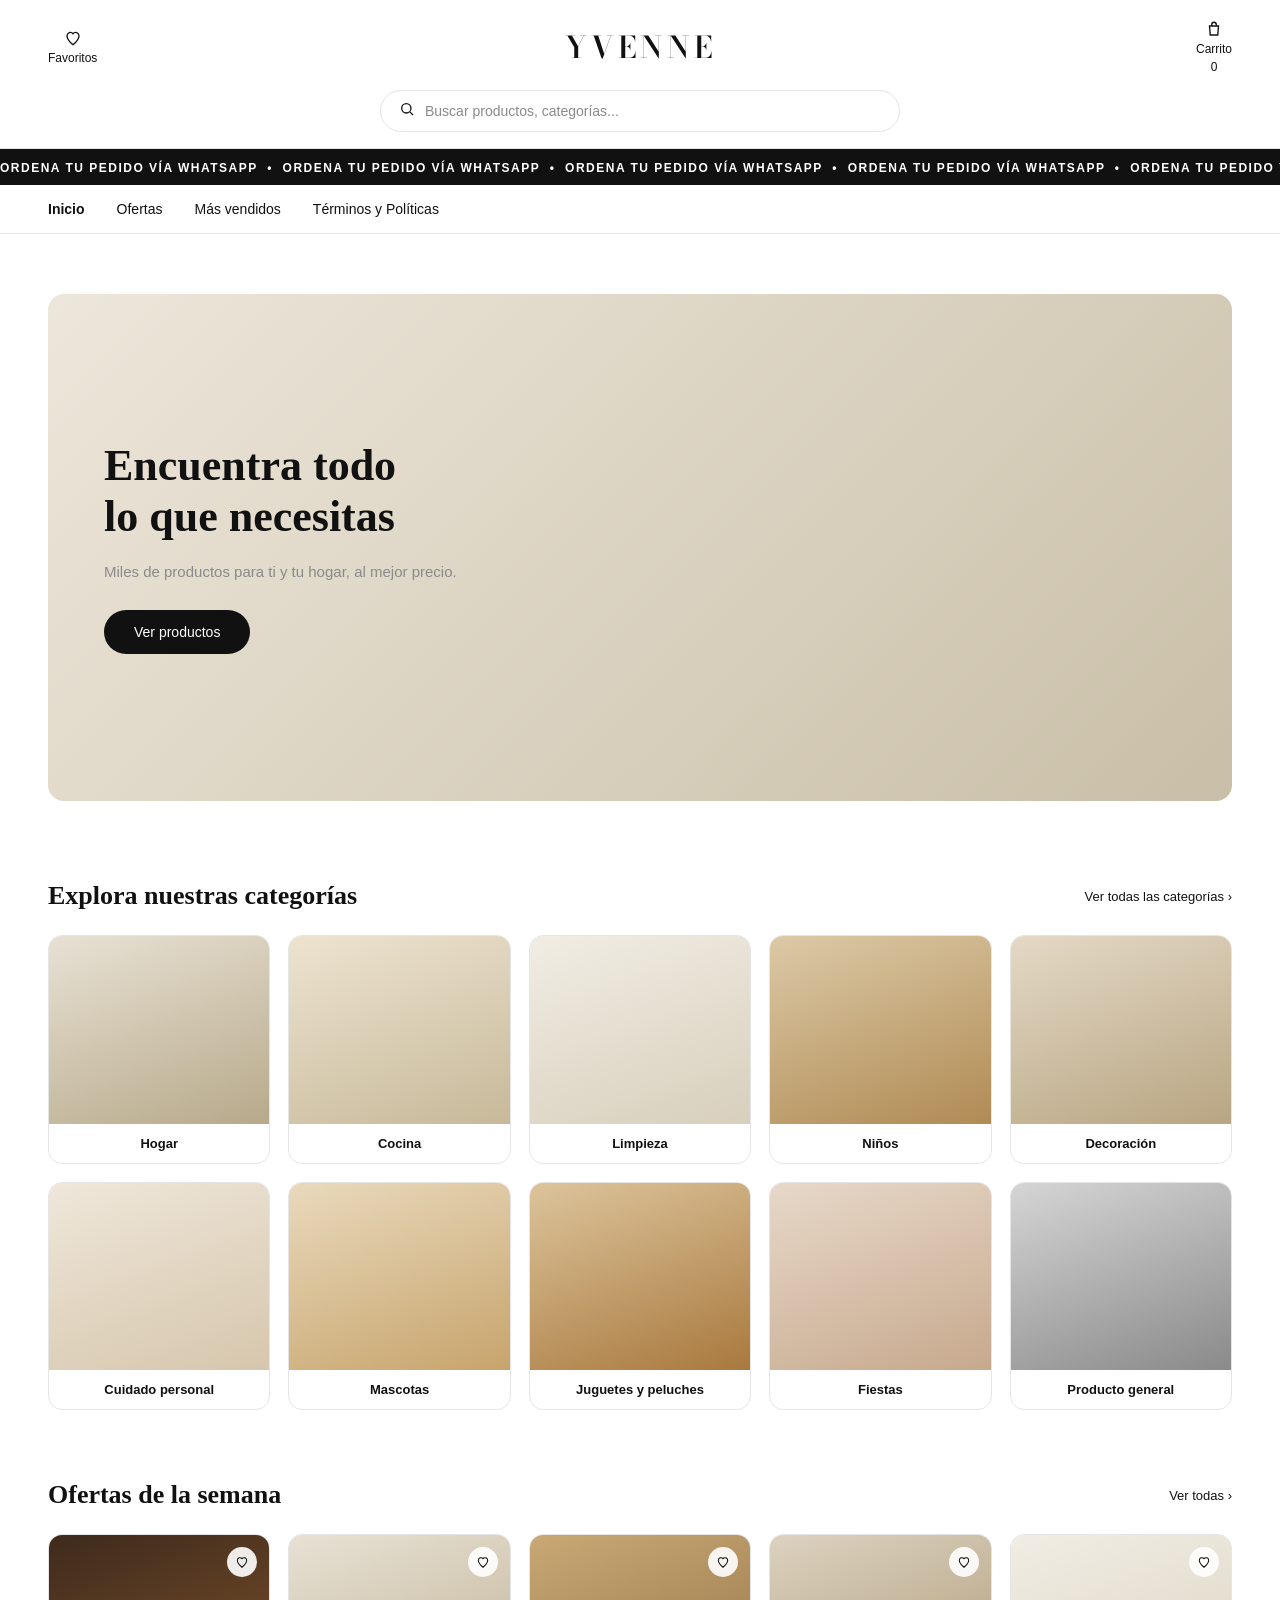
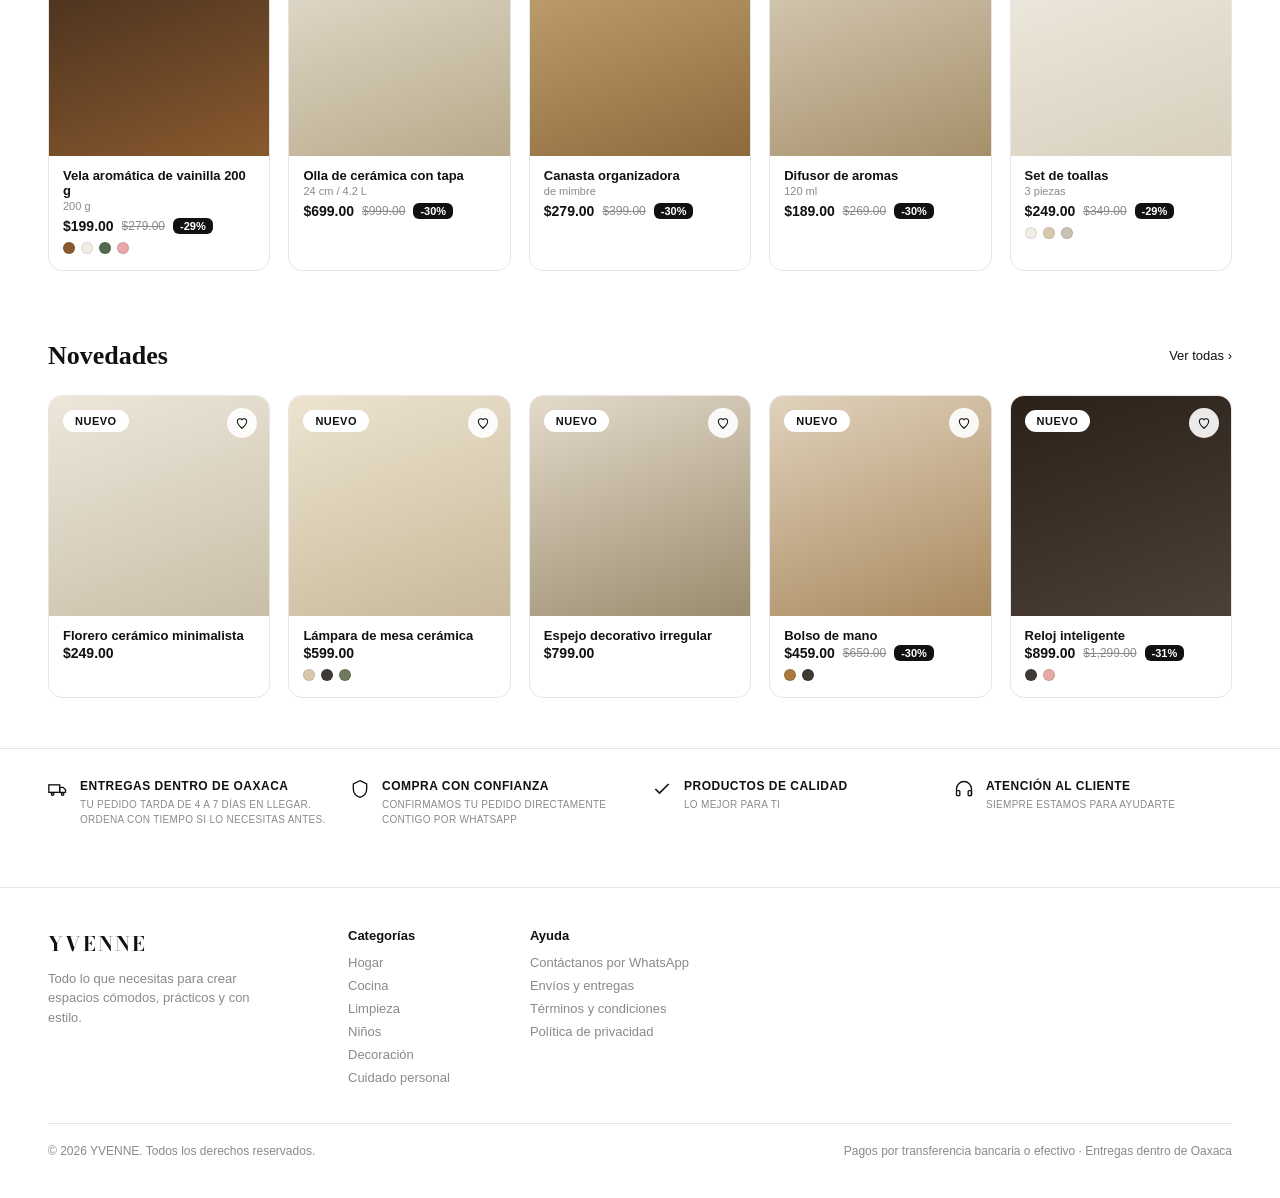
<file: index.html>
<!DOCTYPE html>
<html lang="es">
<head>
<meta charset="UTF-8">
<meta name="color-scheme" content="light only">
<meta name="viewport" content="width=device-width, initial-scale=1.0">
<meta name="description" content="YVENNE — Miles de productos para ti y tu hogar, al mejor precio. Entregas dentro de Oaxaca.">
<link rel="preconnect" href="https://fonts.googleapis.com">
<link rel="preconnect" href="https://fonts.gstatic.com" crossorigin>
<link href="https://fonts.googleapis.com/css2?family=Bodoni+Moda:ital,wght@0,400..900;1,400..900&display=swap" rel="stylesheet">
<link rel="stylesheet" href="css/estilos.css">
<title>YVENNE — Inicio</title>
<script>
  // La intro solo se reproduce una vez por sesión
  if (sessionStorage.getItem("yvenneIntroVista")) {
    document.documentElement.classList.add("intro-vista");
  } else {
    sessionStorage.setItem("yvenneIntroVista", "1");
    document.documentElement.classList.add("intro-activa");
  }
</script>
<style>
  /* Intro splash */
  html.intro-activa{ overflow:hidden; }
  html.intro-vista #splash{ display:none; }

  #splash{
    position:fixed; inset:0; z-index:1000; background:#FFFFFF;
    display:flex; align-items:center; justify-content:center;
    perspective:1400px; overflow:hidden;
    animation: splash-fade 0.5s ease forwards 4.1s;
  }
  @keyframes splash-fade{
    to{ opacity:0; visibility:hidden; }
  }

  .splash-word{
    font-family:'Bodoni Moda',serif; font-weight:600; letter-spacing:10px;
    font-size:64px; color:#111; text-transform:uppercase;
    opacity:0; position:absolute; transform-style:preserve-3d;
    animation: word-in 1.5s cubic-bezier(.22,.9,.32,1) forwards,
               word-out 0.7s ease forwards 2.1s;
  }
  @keyframes word-in{
    0%{ opacity:0; transform: rotateY(-110deg) scale(0.8); filter:blur(4px); }
    55%{ opacity:1; filter:blur(0); }
    100%{ opacity:1; transform: rotateY(0deg) scale(1); }
  }
  @keyframes word-out{
    0%{ opacity:1; transform: rotateY(0deg) scale(1); }
    100%{ opacity:0; transform: rotateY(90deg) scale(0.8); }
  }

  .splash-mark{
    position:absolute; width:220px; height:220px; opacity:0;
    animation: mark-in 0.8s ease forwards 2.5s,
               mark-expand 1s cubic-bezier(.5,0,.75,0) forwards 3.4s;
  }
  .splash-mark svg{ width:100%; height:100%; display:block; }
  @keyframes mark-in{
    0%{ opacity:0; transform: scale(0.55) rotateY(-70deg); }
    100%{ opacity:1; transform: scale(1) rotateY(0deg); }
  }
  @keyframes mark-expand{
    0%{ opacity:1; transform: scale(1); }
    100%{ opacity:0; transform: scale(9); }
  }

  @media (max-width:620px){
    .splash-word{ font-size:32px; letter-spacing:5px; }
    .splash-mark{ width:150px; height:150px; }
  }
</style>
<style>
  /* Hero */
  .hero{ padding:60px 48px; }
  .hero-img{
    width:100%; aspect-ratio:21/9; border-radius:16px; overflow:hidden;
    background:linear-gradient(135deg,#EDE6DA,#C9BFA8);
    display:flex; align-items:center; padding:40px 56px;
    position:relative;
  }
  .hero-media{ position:absolute; inset:0; z-index:0; }
  .hero-media img, .hero-media video{ width:100%; height:100%; object-fit:cover; display:block; }
  .hero-img.con-media .hero-media::after{
    content:""; position:absolute; inset:0;
    background:linear-gradient(90deg, rgba(255,255,255,0.85), rgba(255,255,255,0.35) 55%, rgba(255,255,255,0) 85%);
  }
  .hero-text{ max-width:520px; position:relative; z-index:1; }
  .hero-text h1{ font-size:44px; line-height:1.15; margin-bottom:18px; }
  .hero-text p{ font-family:-apple-system,sans-serif; color:var(--muted); font-size:15px; line-height:1.6; margin-bottom:26px; max-width:400px; }

  /* Categorías */
  .cat-grid{ display:grid; grid-template-columns:repeat(5,1fr); gap:18px; }
  .cat-card{
    background:var(--card); border:1px solid var(--line); border-radius:14px;
    overflow:hidden; text-align:center; text-decoration:none; color:var(--ink);
    opacity:0; transform:scale(0.9); filter:blur(4px);
    transition: opacity 0.6s ease, transform 0.6s ease, filter 0.6s ease;
  }
  .cat-card.in-view{ opacity:1; transform:scale(1); filter:blur(0); }
  .cat-thumb{ aspect-ratio:1/0.85; }
  .cat-card .name{ font-family:-apple-system,sans-serif; font-size:13px; font-weight:600; padding:12px 8px; }

  /* Perks */
  .perks{
    display:grid; grid-template-columns:repeat(4,1fr); gap:24px;
    padding:30px 48px 60px; border-top:1px solid var(--line);
    font-family:-apple-system,sans-serif;
  }
  .perk{ display:flex; gap:12px; align-items:flex-start; }
  .perk .glyph{ display:flex; flex-shrink:0; }
  .perk .glyph svg{ width:20px; height:20px; }
  .perk .title{ font-size:12px; font-weight:700; margin-bottom:4px; text-transform:uppercase; letter-spacing:0.5px; }
  .perk .sub{ font-size:10px; color:var(--muted); text-transform:uppercase; letter-spacing:0.3px; line-height:1.5; }

  @media (max-width:1000px){
    .cat-grid{ grid-template-columns:repeat(3,1fr); }
    .perks{ grid-template-columns:repeat(2,1fr); }
  }
  @media (max-width:620px){
    .hero{ padding:30px 16px; }
    .hero-text h1{ font-size:30px; }
    .hero-img{ aspect-ratio:16/10; padding:24px 20px; }
    .cat-grid{ grid-template-columns:repeat(3,1fr); gap:10px; }
    .perks{ padding:24px 16px 40px; }
  }
</style>
</head>
<body>

<div id="splash">
  <span class="splash-word">YVENNE</span>

  <span class="splash-mark">
    <svg viewBox="0 0 600 600" fill="none" xmlns="http://www.w3.org/2000/svg">
      <!-- Bold Y left arm: flared top wedge tapering smoothly to a point at the junction -->
      <path d="M63,98
               C100,97 138,101 160,113
               L232,290
               C227,296 220,299 213,299
               L86,124
               C77,113 68,105 63,98 Z" fill="#111"/>

      <!-- Thin hairline: shared Y-right-arm, crosses up to the top right corner -->
      <line x1="220" y1="300" x2="383" y2="103" stroke="#111" stroke-width="3.2"/>

      <!-- Bold stem continuing from junction down to the V's bottom vertex -->
      <path d="M213,300
               C219,302 226,302 232,298
               L354,548
               L345,568
               L336,548 Z" fill="#111"/>

      <!-- Bold V right arm: bottom vertex up to a small top flare -->
      <path d="M345,568
               L365,548
               L470,240
               C476,224 484,213 494,206
               C500,220 497,236 490,252
               L367,565
               C360,569 352,569 345,568 Z" fill="#111"/>
    </svg>
  </span>
</div>

<div id="siteHeader"></div>

<div class="hero">
  <div class="hero-img" id="heroMedia">
    <div class="hero-media" id="heroMediaLayer"></div>
    <div class="hero-text">
      <h1 id="heroTitulo">Encuentra todo<br>lo que necesitas</h1>
      <p class="sans" id="heroSubtitulo">Miles de productos para ti y tu hogar, al mejor precio.</p>
      <a class="btn-ink" id="heroBoton" href="categorias.html" style="padding:14px 30px; font-size:14px;">Ver productos</a>
    </div>
  </div>
</div>

<section id="sec-categorias">
  <div class="section-head">
    <h2>Explora nuestras categorías</h2>
    <a class="sans" href="categorias.html">Ver todas las categorías ›</a>
  </div>
  <div class="cat-grid sans" id="catGrid"></div>
</section>

<section id="sec-ofertas">
  <div class="section-head">
    <h2>Ofertas de la semana</h2>
    <a class="sans" href="categoria.html?filtro=ofertas">Ver todas ›</a>
  </div>
  <div class="prod-grid" id="ofertasGrid"></div>
</section>

<section id="sec-novedades">
  <div class="section-head">
    <h2>Novedades</h2>
    <a class="sans" href="categoria.html?filtro=novedades">Ver todas ›</a>
  </div>
  <div class="prod-grid" id="novedadesGrid"></div>
</section>

<div class="perks" id="envios">
  <div class="perk">
    <span class="glyph"><svg viewBox="0 0 24 24" fill="none" stroke="currentColor" stroke-width="1.6"><rect x="1" y="7" width="13" height="9"/><path d="M14 10h4l3 3v3h-7z"/><circle cx="5.5" cy="18" r="1.5"/><circle cx="17.5" cy="18" r="1.5"/></svg></span>
    <div><div class="title">Entregas dentro de Oaxaca</div><div class="sub">Tu pedido tarda de 4 a 7 días en llegar. Ordena con tiempo si lo necesitas antes.</div></div>
  </div>
  <div class="perk">
    <span class="glyph"><svg viewBox="0 0 24 24" fill="none" stroke="currentColor" stroke-width="1.6"><path d="M12 2l8 4v6c0 5-3.5 8.5-8 10-4.5-1.5-8-5-8-10V6l8-4z"/></svg></span>
    <div><div class="title">Compra con confianza</div><div class="sub">Confirmamos tu pedido directamente contigo por WhatsApp</div></div>
  </div>
  <div class="perk">
    <span class="glyph"><svg viewBox="0 0 24 24" fill="none" stroke="currentColor" stroke-width="2"><polyline points="20 6 9 17 4 12"/></svg></span>
    <div><div class="title">Productos de calidad</div><div class="sub">Lo mejor para ti</div></div>
  </div>
  <div class="perk">
    <span class="glyph"><svg viewBox="0 0 24 24" fill="none" stroke="currentColor" stroke-width="1.6"><path d="M3 14v-2a9 9 0 0 1 18 0v2"/><path d="M21 14v4a2 2 0 0 1-2 2h-1"/><rect x="3" y="14" width="4" height="6" rx="1"/><rect x="17" y="14" width="4" height="6" rx="1"/></svg></span>
    <div><div class="title">Atención al cliente</div><div class="sub">Siempre estamos para ayudarte</div></div>
  </div>
</div>

<div id="siteFooter"></div>

<script src="js/datos.js"></script>
<script src="js/nube.js"></script>
<script src="js/tienda.js"></script>
<script>
function __iniciarPagina(){
  renderHeader("inicio");
  renderHero();
  renderPerks();
  renderSeccionesEtiquetas();
  ordenarSecciones();

  // Categorías (todas, enlazadas a su página)
  document.getElementById("catGrid").innerHTML = CATEGORIAS.map(c => `
    <a class="cat-card" href="categoria.html?cat=${c.id}">
      <div class="cat-thumb" style="${c.img ? `background:url('${c.img}') center/cover no-repeat;` : `background:${c.grad};`}"></div>
      <div class="name">${c.nombre}</div>
    </a>`).join("");

  // Ofertas reales (productos con precioAntes)
  const ofertas = CATALOGO.filter(p => p.precioAntes).slice(0, 5);
  document.getElementById("ofertasGrid").innerHTML = ofertas.map(cardHTML).join("");

  // Novedades reales
  const novedades = CATALOGO.filter(p => p.nuevo).slice(0, 5);
  document.getElementById("novedadesGrid").innerHTML = novedades.map(cardHTML).join("");

  activarFavoritos();
  activarReveal();

  // Al terminar la intro, quitar la capa y desbloquear el scroll
  if (document.documentElement.classList.contains("intro-activa")) {
    setTimeout(() => {
      document.getElementById("splash").remove();
      document.documentElement.classList.remove("intro-activa");
    }, 4700);
  } else {
    const splash = document.getElementById("splash");
    if (splash) splash.remove();
  }

}
arrancarTienda(__iniciarPagina);
</script>

</body>
</html>
</file>
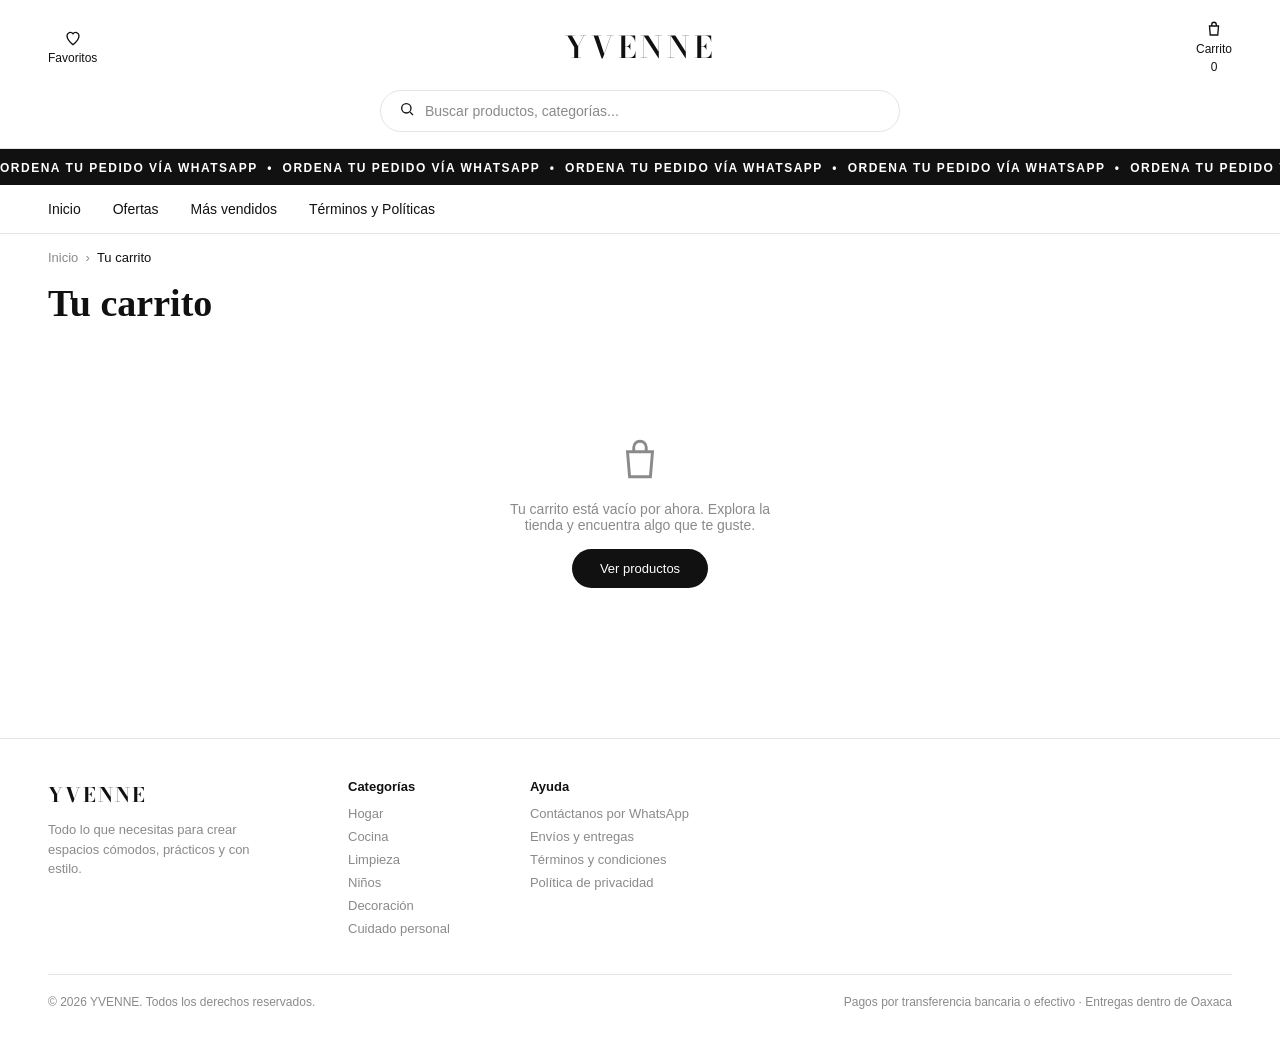
<file: carrito.html>
<!DOCTYPE html>
<html lang="es">
<head>
<meta charset="UTF-8">
<meta name="color-scheme" content="light only">
<meta name="viewport" content="width=device-width, initial-scale=1.0">
<link rel="preconnect" href="https://fonts.googleapis.com">
<link rel="preconnect" href="https://fonts.gstatic.com" crossorigin>
<link href="https://fonts.googleapis.com/css2?family=Bodoni+Moda:ital,wght@0,400..900;1,400..900&display=swap" rel="stylesheet">
<link rel="stylesheet" href="css/estilos.css">
<title>YVENNE — Tu carrito</title>
<style>
  .page-head{ padding:16px 48px 30px; }
  .page-head h1{ font-size:38px; }

  .cart-layout{ display:flex; gap:48px; padding:0 48px 70px; align-items:flex-start; flex-wrap:wrap; }
  .cart-items{ flex:2; min-width:320px; display:flex; flex-direction:column; }
  .cart-item{ display:flex; gap:20px; padding:24px 0; border-bottom:1px solid var(--line); }
  .cart-item .thumb{ width:110px; height:110px; border-radius:12px; flex-shrink:0; background-size:cover; background-position:center; display:block; }
  .cart-item .info{ flex:1; display:flex; flex-direction:column; justify-content:center; gap:6px; font-family:-apple-system,sans-serif; }
  .cart-item .name{ font-family:'Georgia',serif; font-size:17px; color:var(--ink); text-decoration:none; }
  .cart-item .variant{ font-size:12px; color:var(--muted); }
  .cart-item .row-bottom{ display:flex; align-items:center; justify-content:space-between; margin-top:6px; flex-wrap:wrap; gap:12px; }
  .qty-box{ display:flex; align-items:center; border:1px solid var(--line); border-radius:999px; overflow:hidden; }
  .qty-box button{ border:none; background:var(--card); width:30px; height:30px; font-size:14px; cursor:pointer; }
  .qty-box span{ width:26px; text-align:center; font-size:13px; }
  .cart-item .price{ font-size:15px; font-weight:700; }
  .remove-link{ font-size:11px; color:var(--muted); text-decoration:underline; cursor:pointer; background:none; border:none; font-family:inherit; align-self:flex-start; }

  .summary{
    flex:1; min-width:300px; border:1px solid var(--line); border-radius:16px;
    padding:28px; font-family:-apple-system,sans-serif; position:sticky; top:24px;
  }
  .summary h2{ font-family:'Georgia',serif; font-size:20px; margin-bottom:20px; }
  .summary-row{ display:flex; justify-content:space-between; font-size:13px; color:var(--muted); margin-bottom:12px; gap:12px; }
  .summary-row.total{ color:var(--ink); font-weight:700; font-size:16px; border-top:1px solid var(--line); padding-top:14px; margin-top:6px; }

  .btn-whatsapp{
    width:100%; background:var(--green); color:#fff; border:none; border-radius:999px;
    padding:15px; font-size:14px; font-weight:600; margin:20px 0 10px; cursor:pointer;
    display:flex; align-items:center; justify-content:center; gap:8px; text-decoration:none; font-family:inherit;
  }
  .checkout-note{ font-size:11px; color:var(--muted); line-height:1.6; margin-bottom:18px; }
  .method-row{ display:flex; gap:10px; margin-bottom:18px; }
  .method-pill{
    flex:1; border:1px solid var(--line); border-radius:10px; padding:10px 8px; text-align:center;
    font-size:11px; text-transform:uppercase; letter-spacing:0.3px;
  }

  .perk-mini-row{ display:flex; flex-direction:column; gap:14px; margin-top:20px; }
  .perk-mini{ display:flex; gap:10px; align-items:flex-start; font-size:11px; }
  .perk-mini svg{ width:16px; height:16px; flex-shrink:0; margin-top:1px; }
  .perk-mini .title{ font-weight:700; text-transform:uppercase; letter-spacing:0.5px; font-size:11px; margin-bottom:2px; }
  .perk-mini .sub{ color:var(--muted); font-size:10.5px; line-height:1.5; }

  .empty-state{ display:none; flex-direction:column; align-items:center; text-align:center; padding:80px 20px; gap:16px; width:100%; }
  .empty-state svg{ width:50px; height:50px; color:var(--muted); }
  .empty-state p{ font-family:-apple-system,sans-serif; color:var(--muted); font-size:14px; max-width:280px; }

  @media (max-width:900px){
    .cart-layout{ flex-direction:column; }
    .summary{ position:static; width:100%; }
  }
  @media (max-width:620px){
    .page-head, .cart-layout{ padding-left:16px; padding-right:16px; }
    .page-head h1{ font-size:28px; }
    .cart-item .thumb{ width:80px; height:80px; }
    .cart-item .name{ font-size:15px; }
  }
</style>
</head>
<body>

<div id="siteHeader"></div>

<div class="breadcrumb"><a href="index.html">Inicio</a> &nbsp;›&nbsp; <span>Tu carrito</span></div>

<div class="page-head">
  <h1>Tu carrito</h1>
</div>

<div class="cart-layout">
  <div class="cart-items" id="cartItems"></div>

  <div class="empty-state" id="emptyState">
    <svg viewBox="0 0 24 24" fill="none" stroke="currentColor" stroke-width="1.4"><path d="M6 8h12l-1 12H7L6 8z"/><path d="M9 8V6a3 3 0 0 1 6 0v2"/></svg>
    <p>Tu carrito está vacío por ahora. Explora la tienda y encuentra algo que te guste.</p>
    <a href="categorias.html" class="btn-ink sans">Ver productos</a>
  </div>

  <div class="summary sans" id="summaryBox">
    <h2>Resumen del pedido</h2>
    <div class="summary-row"><span>Subtotal</span><span id="subtotalVal">$0.00</span></div>
    <div class="summary-row"><span>Entrega dentro de Oaxaca</span><span>Se coordina por WhatsApp</span></div>
    <div class="summary-row total"><span>Total</span><span id="totalVal">$0.00</span></div>

    <div class="method-row">
      <div class="method-pill">Transferencia</div>
      <div class="method-pill">Efectivo</div>
    </div>

    <a href="#" target="_blank" rel="noopener" class="btn-whatsapp" id="whatsappBtn">
      <svg viewBox="0 0 24 24" fill="none" stroke="currentColor" stroke-width="1.8" style="width:16px;height:16px;"><path d="M21 11.5a8.5 8.5 0 1 1-4-7.2L21 3l-1.3 4A8.46 8.46 0 0 1 21 11.5z"/></svg>
      Comprar vía WhatsApp
    </a>

    <div class="checkout-note">
      Solo aceptamos pagos por transferencia bancaria o efectivo. Al tocar el botón se abre WhatsApp con el resumen de tu pedido para confirmar contigo la entrega y la forma de pago.
    </div>

    <div class="perk-mini-row">
      <div class="perk-mini">
        <svg viewBox="0 0 24 24" fill="none" stroke="currentColor" stroke-width="1.6"><rect x="1" y="7" width="13" height="9"/><path d="M14 10h4l3 3v3h-7z"/><circle cx="5.5" cy="18" r="1.5"/><circle cx="17.5" cy="18" r="1.5"/></svg>
        <div><div class="title">Entregas dentro de Oaxaca</div><div class="sub">Tu pedido tarda de 4 a 7 días en llegar. Ordena con tiempo si lo necesitas antes.</div></div>
      </div>
      <div class="perk-mini">
        <svg viewBox="0 0 24 24" fill="none" stroke="currentColor" stroke-width="1.6"><rect x="4" y="10" width="16" height="10" rx="2"/><path d="M8 10V7a4 4 0 0 1 8 0v3"/></svg>
        <div><div class="title">Compra segura</div><div class="sub">Confirmamos tu pedido directamente contigo por WhatsApp</div></div>
      </div>
    </div>
  </div>
</div>

<div id="siteFooter"></div>

<script src="js/datos.js"></script>
<script src="js/nube.js"></script>
<script src="js/tienda.js"></script>
<script>
function __iniciarPagina(){
  renderHeader(null);

  const cartItemsEl = document.getElementById("cartItems");
  const emptyState = document.getElementById("emptyState");
  const summaryBox = document.getElementById("summaryBox");

  function renderCarrito(){
    const carrito = leerCarrito();

    if (carrito.length === 0) {
      cartItemsEl.style.display = "none";
      summaryBox.style.display = "none";
      emptyState.style.display = "flex";
      return;
    }
    cartItemsEl.style.display = "flex";
    summaryBox.style.display = "block";
    emptyState.style.display = "none";

    let total = 0;
    cartItemsEl.innerHTML = carrito.map((item, idx) => {
      const p = getProducto(item.id);
      if (!p) return "";
      const linea = p.precio * item.qty;
      total += linea;
      return `
      <div class="cart-item" data-idx="${idx}">
        <a class="thumb" href="producto.html?id=${p.id}" style="${thumbStyle(p)}"></a>
        <div class="info">
          <a class="name" href="producto.html?id=${p.id}">${p.nombre}</a>
          ${item.color ? `<div class="variant">Color: ${item.color}</div>` : ""}
          <div class="row-bottom">
            <div class="qty-box">
              <button class="qty-minus" aria-label="Disminuir">−</button>
              <span>${item.qty}</span>
              <button class="qty-plus" aria-label="Aumentar">+</button>
            </div>
            <div class="price">${fmt(linea)}</div>
          </div>
          <button class="remove-link">Eliminar</button>
        </div>
      </div>`;
    }).join("");

    document.getElementById("subtotalVal").textContent = fmt(total);
    document.getElementById("totalVal").textContent = fmt(total);
    document.getElementById("whatsappBtn").href = linkWhatsAppCarrito();
    actualizarBadgeCarrito();
  }

  cartItemsEl.addEventListener("click", (e) => {
    const itemEl = e.target.closest(".cart-item");
    if (!itemEl) return;
    const idx = parseInt(itemEl.dataset.idx);
    const carrito = leerCarrito();

    if (e.target.classList.contains("qty-plus")) {
      carrito[idx].qty++;
      guardarCarrito(carrito); renderCarrito();
    }
    if (e.target.classList.contains("qty-minus")) {
      if (carrito[idx].qty > 1) { carrito[idx].qty--; guardarCarrito(carrito); renderCarrito(); }
    }
    if (e.target.classList.contains("remove-link")) {
      carrito.splice(idx, 1);
      guardarCarrito(carrito); renderCarrito();
    }
  });

  renderCarrito();

}
arrancarTienda(__iniciarPagina);
</script>

</body>
</html>
</file>
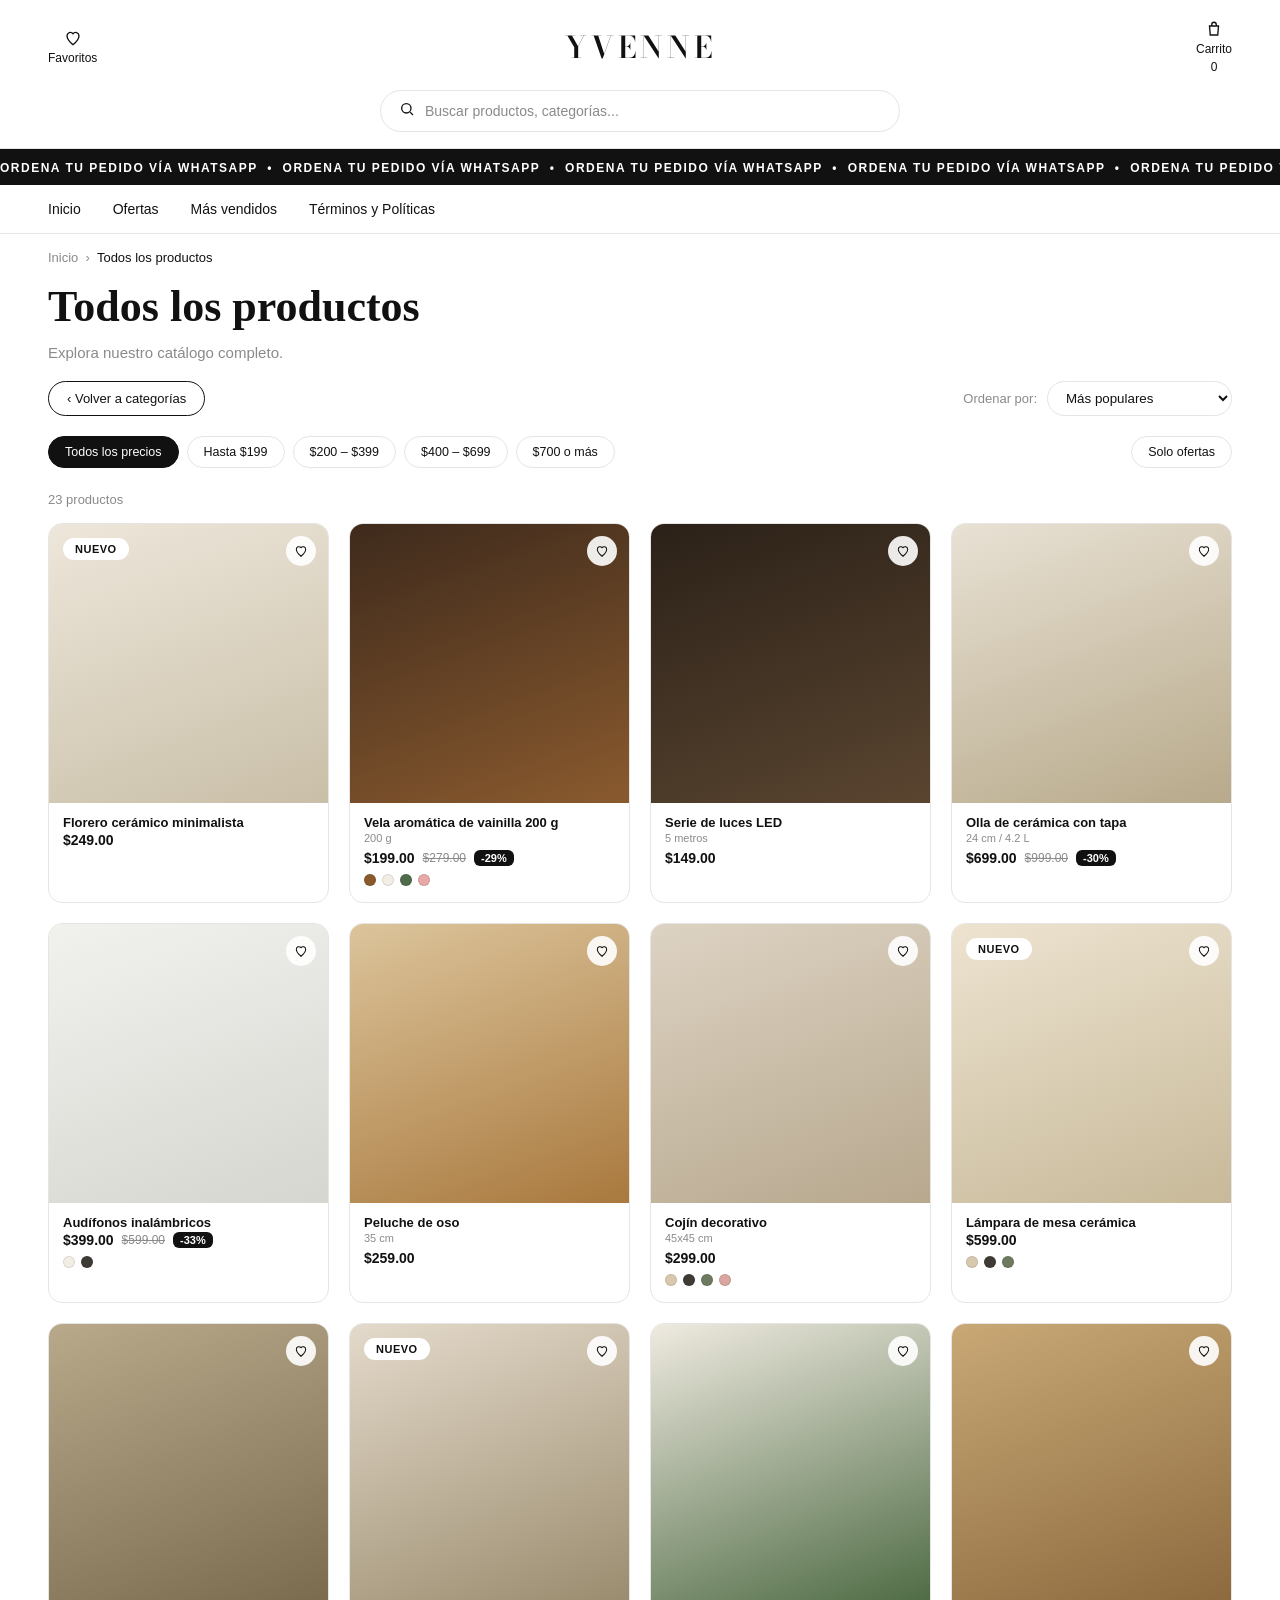
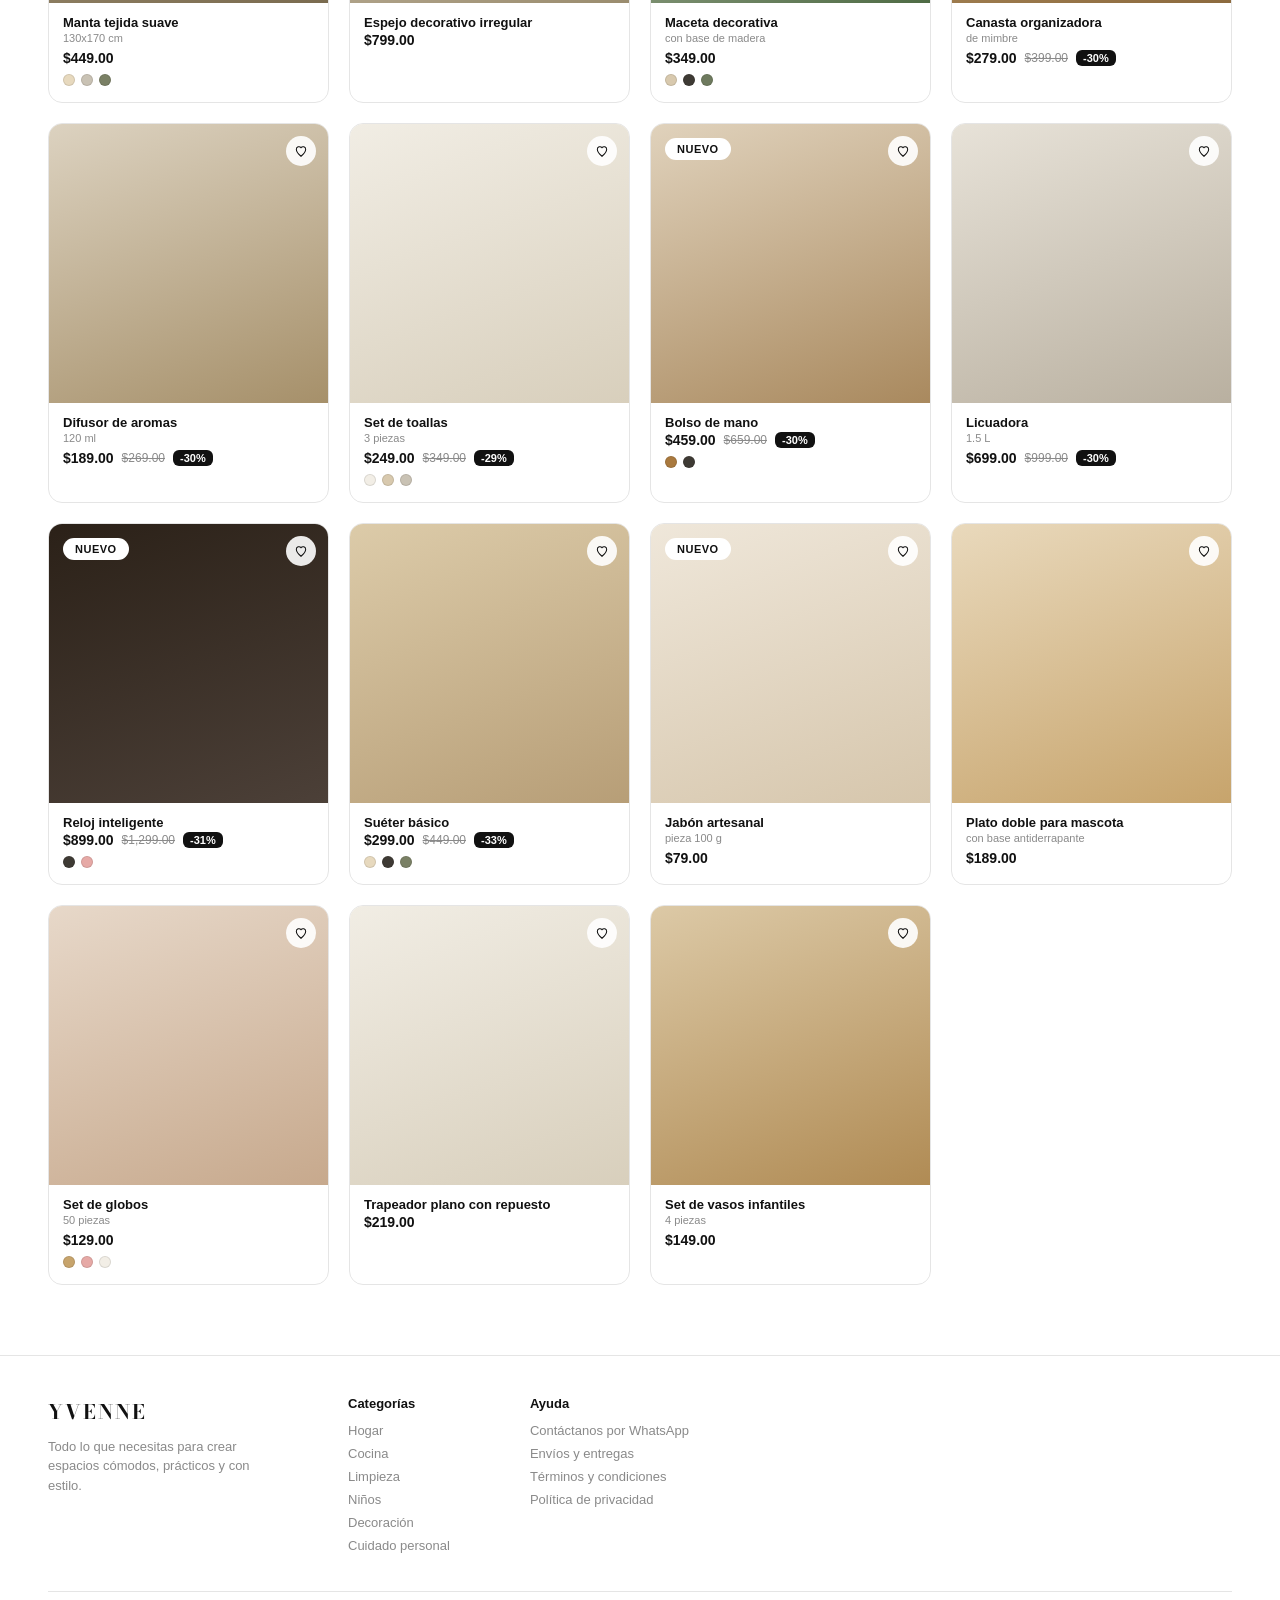
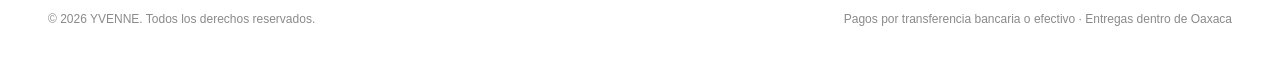
<file: categoria.html>
<!DOCTYPE html>
<html lang="es">
<head>
<meta charset="UTF-8">
<meta name="color-scheme" content="light only">
<meta name="viewport" content="width=device-width, initial-scale=1.0">
<link rel="preconnect" href="https://fonts.googleapis.com">
<link rel="preconnect" href="https://fonts.gstatic.com" crossorigin>
<link href="https://fonts.googleapis.com/css2?family=Bodoni+Moda:ital,wght@0,400..900;1,400..900&display=swap" rel="stylesheet">
<link rel="stylesheet" href="css/estilos.css">
<title>YVENNE — Categoría</title>
<style>
  .page-head{
    display:flex; justify-content:space-between; align-items:flex-end;
    padding:16px 48px 20px; flex-wrap:wrap; gap:20px;
  }
  .page-head h1{ font-size:44px; margin-bottom:10px; }
  .page-head p{ max-width:420px; color:var(--muted); font-size:15px; line-height:1.5; margin-bottom:16px; font-family:-apple-system,sans-serif; }
  .back-btn{
    display:inline-flex; align-items:center; gap:8px; text-decoration:none; color:var(--ink);
    border:1px solid var(--ink); border-radius:999px; padding:9px 18px;
    font-size:13px; background:transparent; cursor:pointer; font-family:-apple-system,sans-serif;
  }

  /* Barra de filtros */
  .filters{
    display:flex; align-items:center; justify-content:space-between; gap:16px;
    padding:0 48px 24px; flex-wrap:wrap; font-family:-apple-system,sans-serif;
  }
  .chips{ display:flex; gap:8px; flex-wrap:wrap; }
  .chip{
    border:1px solid var(--line); border-radius:999px; padding:8px 16px; font-size:12.5px;
    background:var(--card); cursor:pointer; color:var(--ink); font-family:inherit;
  }
  .chip.active{ background:var(--ink); color:#fff; border-color:var(--ink); }
  .sort{ display:flex; align-items:center; gap:10px; font-size:13px; color:var(--muted); }
  .sort select{
    font-family:inherit; border:1px solid var(--line); border-radius:999px;
    padding:8px 14px; background:var(--card); color:var(--ink);
  }
  .result-count{ padding:0 48px 16px; font-size:13px; color:var(--muted); font-family:-apple-system,sans-serif; }

  .grid{ display:grid; grid-template-columns:repeat(4,1fr); gap:20px; padding:0 48px 70px; }

  @media (max-width:1000px){ .grid{ grid-template-columns:repeat(2,1fr); } }
  @media (max-width:620px){
    .page-head{ padding:14px 16px 12px; }
    .page-head h1{ font-size:30px; }
    .filters{ padding:0 16px 16px; }
    .result-count{ padding:0 16px 12px; }
    .grid{ grid-template-columns:1fr 1fr; gap:10px; padding:0 10px 40px; }
    .chip{ padding:7px 12px; font-size:12px; }
  }
</style>
</head>
<body>

<div id="siteHeader"></div>

<div class="breadcrumb"><a href="index.html">Inicio</a> &nbsp;›&nbsp; <span id="crumbName">Categoría</span></div>

<div class="page-head">
  <div>
    <h1 id="pageTitle">Categoría</h1>
    <p id="pageDesc"></p>
    <a class="back-btn" href="categorias.html">‹ Volver a categorías</a>
  </div>
  <div class="sort sans">
    Ordenar por:
    <select id="sortSelect">
      <option value="populares">Más populares</option>
      <option value="precio-asc">Precio: menor a mayor</option>
      <option value="precio-desc">Precio: mayor a menor</option>
      <option value="novedades">Novedades</option>
    </select>
  </div>
</div>

<div class="filters">
  <div class="chips" id="priceChips">
    <button class="chip active" data-min="0" data-max="999999">Todos los precios</button>
    <button class="chip" data-min="0" data-max="199">Hasta $199</button>
    <button class="chip" data-min="200" data-max="399">$200 – $399</button>
    <button class="chip" data-min="400" data-max="699">$400 – $699</button>
    <button class="chip" data-min="700" data-max="999999">$700 o más</button>
  </div>
  <div class="chips">
    <button class="chip" id="soloOfertas">Solo ofertas</button>
  </div>
</div>

<div class="result-count" id="resultCount"></div>

<div class="grid" id="productGrid"></div>

<div id="siteFooter"></div>

<script src="js/datos.js"></script>
<script src="js/nube.js"></script>
<script src="js/tienda.js"></script>
<script>
function __iniciarPagina(){
  const params = new URLSearchParams(location.search);
  const catId  = params.get("cat");
  const filtro = params.get("filtro");
  const query  = params.get("q");
  const tagId  = params.get("tag");

  // 1) Conjunto base de productos según la URL
  let base = CATALOGO;
  let titulo = "Todos los productos", desc = "Explora nuestro catálogo completo.", activoNav = "categorias";

  if (catId) {
    const c = getCategoria(catId);
    if (c) {
      base = CATALOGO.filter(p => p.categoria === catId);
      titulo = c.nombre; desc = c.desc;
    }
  } else if (tagId) {
    const t = getEtiqueta(tagId);
    base = productosConEtiqueta(tagId);
    titulo = t ? t.nombre : "Etiqueta"; desc = "";
  } else if (filtro === "ofertas") {
    base = CATALOGO.filter(p => p.precioAntes);
    titulo = "Ofertas"; desc = "Productos con descuento por tiempo limitado."; activoNav = "ofertas";
  } else if (filtro === "novedades") {
    base = CATALOGO.filter(p => p.nuevo);
    titulo = "Novedades"; desc = "Lo más nuevo de nuestro catálogo."; activoNav = "novedades";
  } else if (filtro === "masvendidos") {
    base = CATALOGO.filter(p => p.masVendido);
    titulo = "Más vendidos"; desc = "Los favoritos de nuestros clientes."; activoNav = "masvendidos";
  } else if (query) {
    base = buscarProductos(query);
    titulo = `Resultados para “${query}”`; desc = "";
  }

  renderHeader(activoNav);
  document.title = "YVENNE — " + titulo;
  document.getElementById("pageTitle").textContent = titulo;
  document.getElementById("pageDesc").textContent = desc;
  document.getElementById("crumbName").textContent = titulo;

  // 2) Estado de filtros
  let precioMin = 0, precioMax = 999999, soloOfertas = false;

  function render(){
    let lista = base.filter(p => p.precio >= precioMin && p.precio <= precioMax);
    if (soloOfertas) lista = lista.filter(p => p.precioAntes);

    const orden = document.getElementById("sortSelect").value;
    if (orden === "precio-asc")  lista = [...lista].sort((a,b) => a.precio - b.precio);
    if (orden === "precio-desc") lista = [...lista].sort((a,b) => b.precio - a.precio);
    if (orden === "novedades")   lista = [...lista].sort((a,b) => (b.nuevo?1:0) - (a.nuevo?1:0));
    if (orden === "populares")   lista = [...lista].sort((a,b) => (b.masVendido?1:0) - (a.masVendido?1:0));

    const grid = document.getElementById("productGrid");
    const count = document.getElementById("resultCount");

    if (lista.length === 0) {
      grid.innerHTML = `<div class="empty-msg" style="grid-column:1/-1;">
        No encontramos productos con estos filtros.<br><br>
        <a class="btn-ink" href="categorias.html">Ver todas las categorías</a>
      </div>`;
      count.textContent = "";
      return;
    }
    count.textContent = `${lista.length} producto${lista.length === 1 ? "" : "s"}`;
    grid.innerHTML = lista.map(cardHTML).join("");
    activarFavoritos(grid);
    activarReveal(grid);
  }

  // 3) Eventos de filtros
  document.getElementById("sortSelect").addEventListener("change", render);

  document.getElementById("priceChips").addEventListener("click", (e) => {
    const chip = e.target.closest(".chip");
    if (!chip) return;
    document.querySelectorAll("#priceChips .chip").forEach(c => c.classList.remove("active"));
    chip.classList.add("active");
    precioMin = parseInt(chip.dataset.min);
    precioMax = parseInt(chip.dataset.max);
    render();
  });

  document.getElementById("soloOfertas").addEventListener("click", (e) => {
    soloOfertas = !soloOfertas;
    e.target.classList.toggle("active", soloOfertas);
    render();
  });

  render();

}
arrancarTienda(__iniciarPagina);
</script>

</body>
</html>
</file>
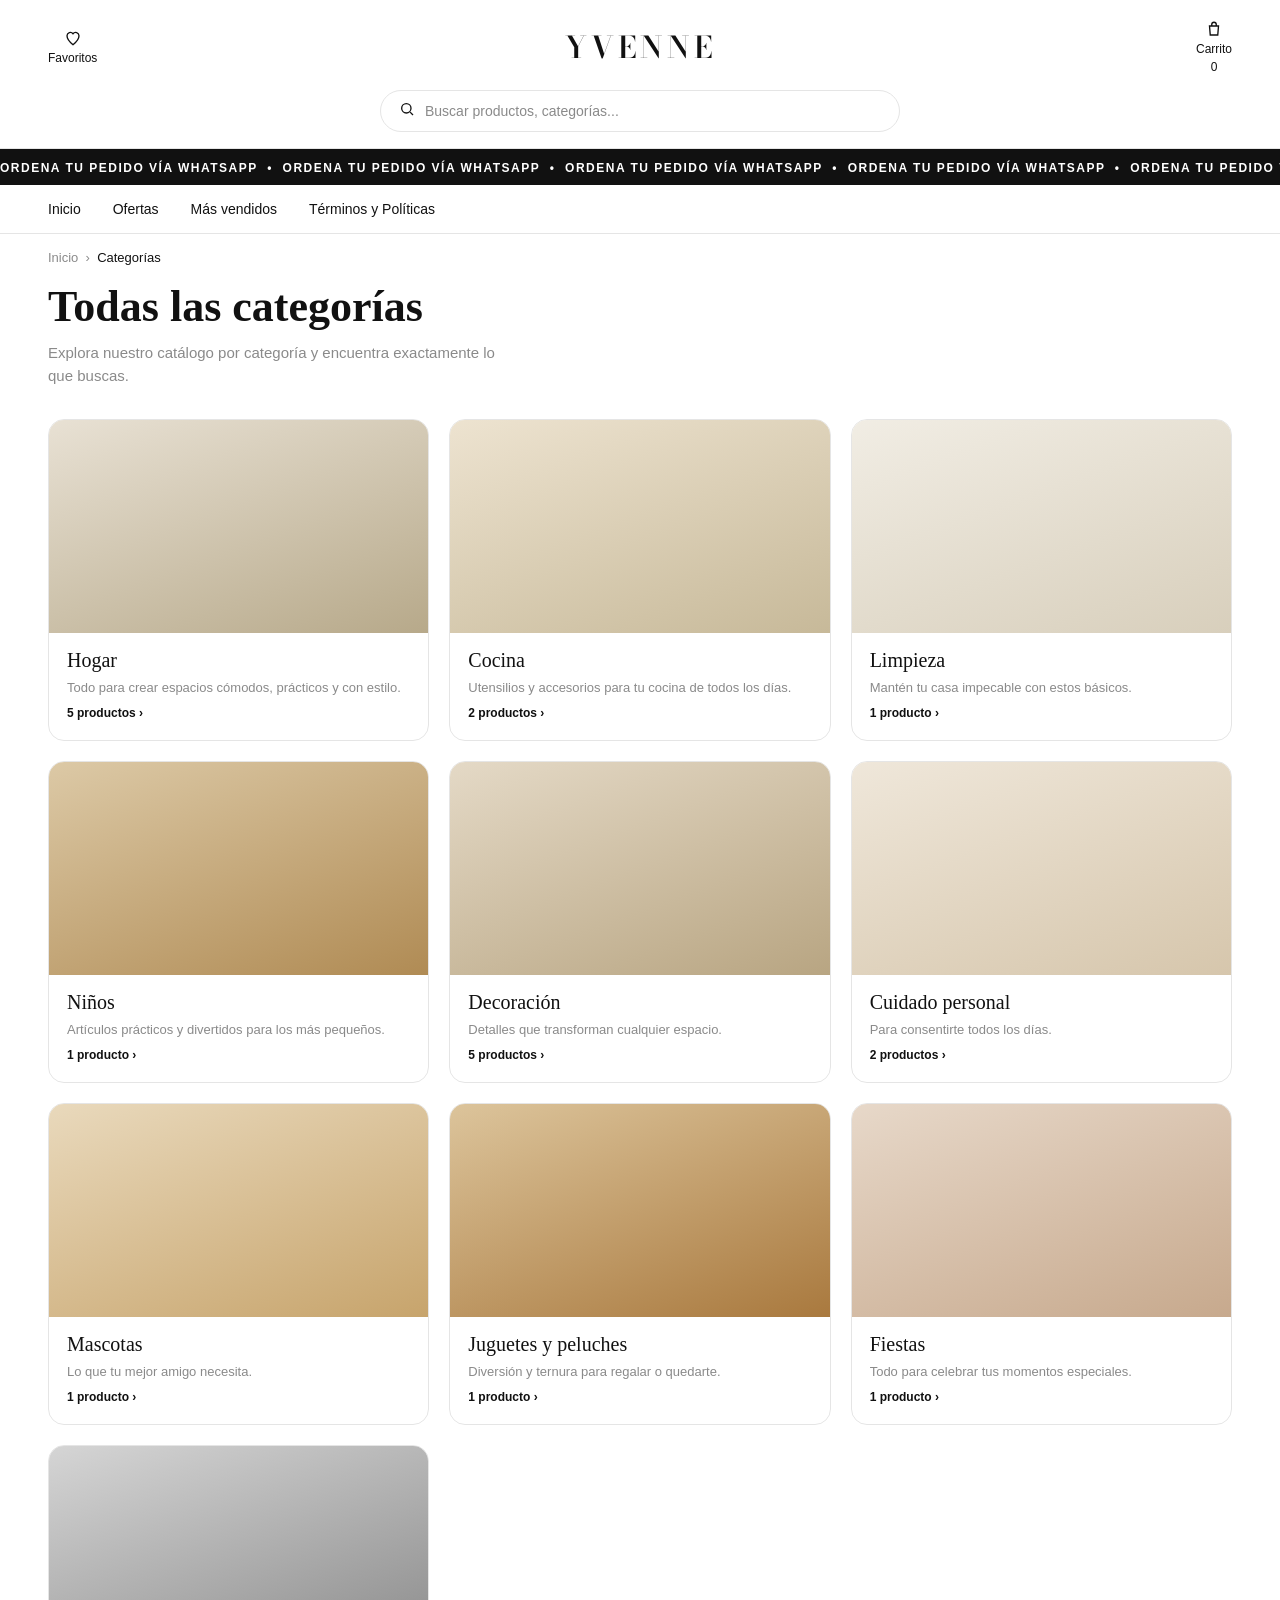
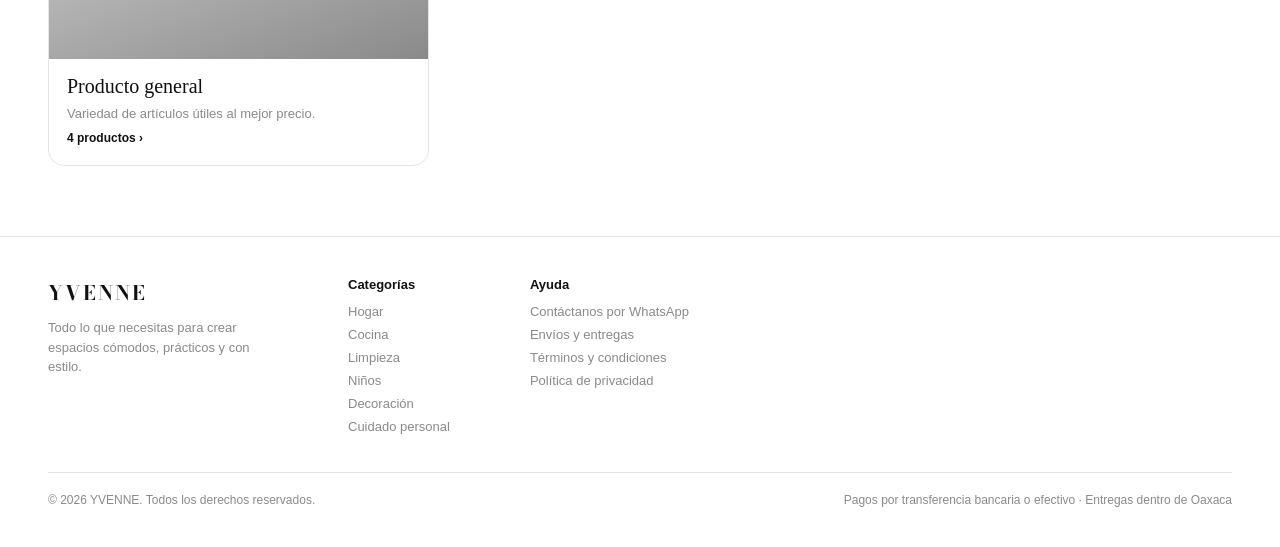
<file: categorias.html>
<!DOCTYPE html>
<html lang="es">
<head>
<meta charset="UTF-8">
<meta name="color-scheme" content="light only">
<meta name="viewport" content="width=device-width, initial-scale=1.0">
<meta name="description" content="Explora todas las categorías de YVENNE: hogar, cocina, decoración, niños, mascotas y más.">
<link rel="preconnect" href="https://fonts.googleapis.com">
<link rel="preconnect" href="https://fonts.gstatic.com" crossorigin>
<link href="https://fonts.googleapis.com/css2?family=Bodoni+Moda:ital,wght@0,400..900;1,400..900&display=swap" rel="stylesheet">
<link rel="stylesheet" href="css/estilos.css">
<title>YVENNE — Categorías</title>
<style>
  .page-head{ padding:16px 48px 32px; }
  .page-head h1{ font-size:44px; margin-bottom:10px; }
  .page-head p{ max-width:460px; color:var(--muted); font-size:15px; line-height:1.5; font-family:-apple-system,sans-serif; }

  .cat-grid{ display:grid; grid-template-columns:repeat(3,1fr); gap:20px; padding:0 48px 70px; }
  .cat-card{
    position:relative; border:1px solid var(--line); border-radius:16px; overflow:hidden;
    text-decoration:none; color:var(--ink); display:block;
    opacity:0; transform:scale(0.9); filter:blur(4px);
    transition: opacity 0.6s ease, transform 0.6s ease, filter 0.6s ease;
  }
  .cat-card.in-view{ opacity:1; transform:scale(1); filter:blur(0); }
  .cat-thumb{ aspect-ratio:16/9; }
  .cat-info{ padding:16px 18px 20px; font-family:-apple-system,sans-serif; }
  .cat-info .name{ font-family:'Georgia',serif; font-size:20px; margin-bottom:6px; }
  .cat-info .desc{ font-size:13px; color:var(--muted); line-height:1.5; margin-bottom:8px; }
  .cat-info .count{ font-size:12px; font-weight:700; }

  @media (max-width:1000px){ .cat-grid{ grid-template-columns:repeat(2,1fr); } }
  @media (max-width:620px){
    .page-head{ padding:14px 16px 20px; }
    .page-head h1{ font-size:30px; }
    .cat-grid{ grid-template-columns:1fr; gap:12px; padding:0 16px 40px; }
  }
</style>
</head>
<body>

<div id="siteHeader"></div>

<div class="breadcrumb"><a href="index.html">Inicio</a> &nbsp;›&nbsp; <span>Categorías</span></div>

<div class="page-head">
  <h1>Todas las categorías</h1>
  <p>Explora nuestro catálogo por categoría y encuentra exactamente lo que buscas.</p>
</div>

<div class="cat-grid" id="catGrid"></div>

<div id="siteFooter"></div>

<script src="js/datos.js"></script>
<script src="js/nube.js"></script>
<script src="js/tienda.js"></script>
<script>
function __iniciarPagina(){
  renderHeader("categorias");
  document.getElementById("catGrid").innerHTML = CATEGORIAS.map(c => {
    const n = CATALOGO.filter(p => p.categoria === c.id).length;
    return `
    <a class="cat-card" href="categoria.html?cat=${c.id}">
      <div class="cat-thumb" style="${c.img ? `background:url('${c.img}') center/cover no-repeat;` : `background:${c.grad};`}"></div>
      <div class="cat-info">
        <div class="name">${c.nombre}</div>
        <div class="desc">${c.desc}</div>
        <div class="count">${n} producto${n === 1 ? "" : "s"} ›</div>
      </div>
    </a>`;
  }).join("");
  activarReveal();

}
arrancarTienda(__iniciarPagina);
</script>

</body>
</html>
</file>
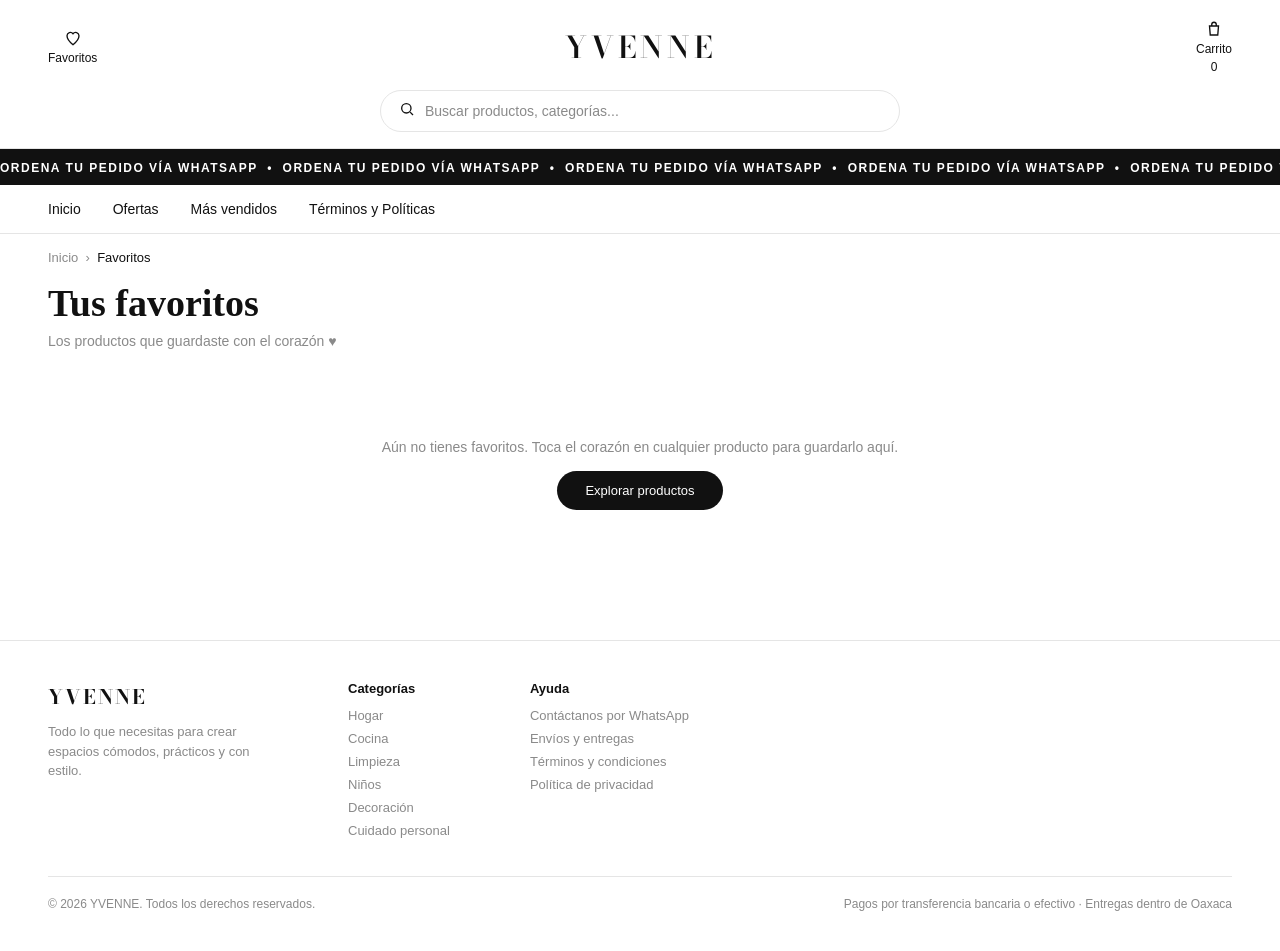
<file: favoritos.html>
<!DOCTYPE html>
<html lang="es">
<head>
<meta charset="UTF-8">
<meta name="color-scheme" content="light only">
<meta name="viewport" content="width=device-width, initial-scale=1.0">
<link rel="preconnect" href="https://fonts.googleapis.com">
<link rel="preconnect" href="https://fonts.gstatic.com" crossorigin>
<link href="https://fonts.googleapis.com/css2?family=Bodoni+Moda:ital,wght@0,400..900;1,400..900&display=swap" rel="stylesheet">
<link rel="stylesheet" href="css/estilos.css">
<title>YVENNE — Favoritos</title>
<style>
  .page-head{ padding:16px 48px 30px; }
  .page-head h1{ font-size:38px; margin-bottom:8px; }
  .page-head p{ color:var(--muted); font-size:14px; font-family:-apple-system,sans-serif; }
  .grid{ display:grid; grid-template-columns:repeat(4,1fr); gap:20px; padding:0 48px 70px; }
  .empty-wrap{ padding:0 48px 70px; }
  @media (max-width:1000px){ .grid{ grid-template-columns:repeat(2,1fr); } }
  @media (max-width:620px){
    .page-head{ padding:14px 16px 20px; }
    .page-head h1{ font-size:28px; }
    .grid{ grid-template-columns:1fr 1fr; gap:10px; padding:0 10px 40px; }
    .empty-wrap{ padding:0 16px 40px; }
  }
</style>
</head>
<body>

<div id="siteHeader"></div>

<div class="breadcrumb"><a href="index.html">Inicio</a> &nbsp;›&nbsp; <span>Favoritos</span></div>

<div class="page-head">
  <h1>Tus favoritos</h1>
  <p>Los productos que guardaste con el corazón ♥</p>
</div>

<div class="grid" id="favGrid"></div>
<div class="empty-wrap" id="emptyWrap" style="display:none;">
  <div class="empty-msg">
    Aún no tienes favoritos. Toca el corazón en cualquier producto para guardarlo aquí.<br><br>
    <a class="btn-ink" href="categorias.html">Explorar productos</a>
  </div>
</div>

<div id="siteFooter"></div>

<script src="js/datos.js"></script>
<script src="js/nube.js"></script>
<script src="js/tienda.js"></script>
<script>
function __iniciarPagina(){
  renderHeader(null);
  const grid = document.getElementById("favGrid");
  const emptyWrap = document.getElementById("emptyWrap");

  function renderFavs(){
    const favs = leerFavoritos().map(getProducto).filter(Boolean);
    if (favs.length === 0) {
      grid.style.display = "none";
      emptyWrap.style.display = "block";
      return;
    }
    grid.style.display = "grid";
    emptyWrap.style.display = "none";
    grid.innerHTML = favs.map(cardHTML).join("");
    activarFavoritos(grid);
    activarReveal(grid);
  }

  // Cuando quitan un corazón desde esta página, se actualiza la lista
  window.onFavoritoCambiado = function(){ renderFavs(); };

  renderFavs();

}
arrancarTienda(__iniciarPagina);
</script>

</body>
</html>
</file>
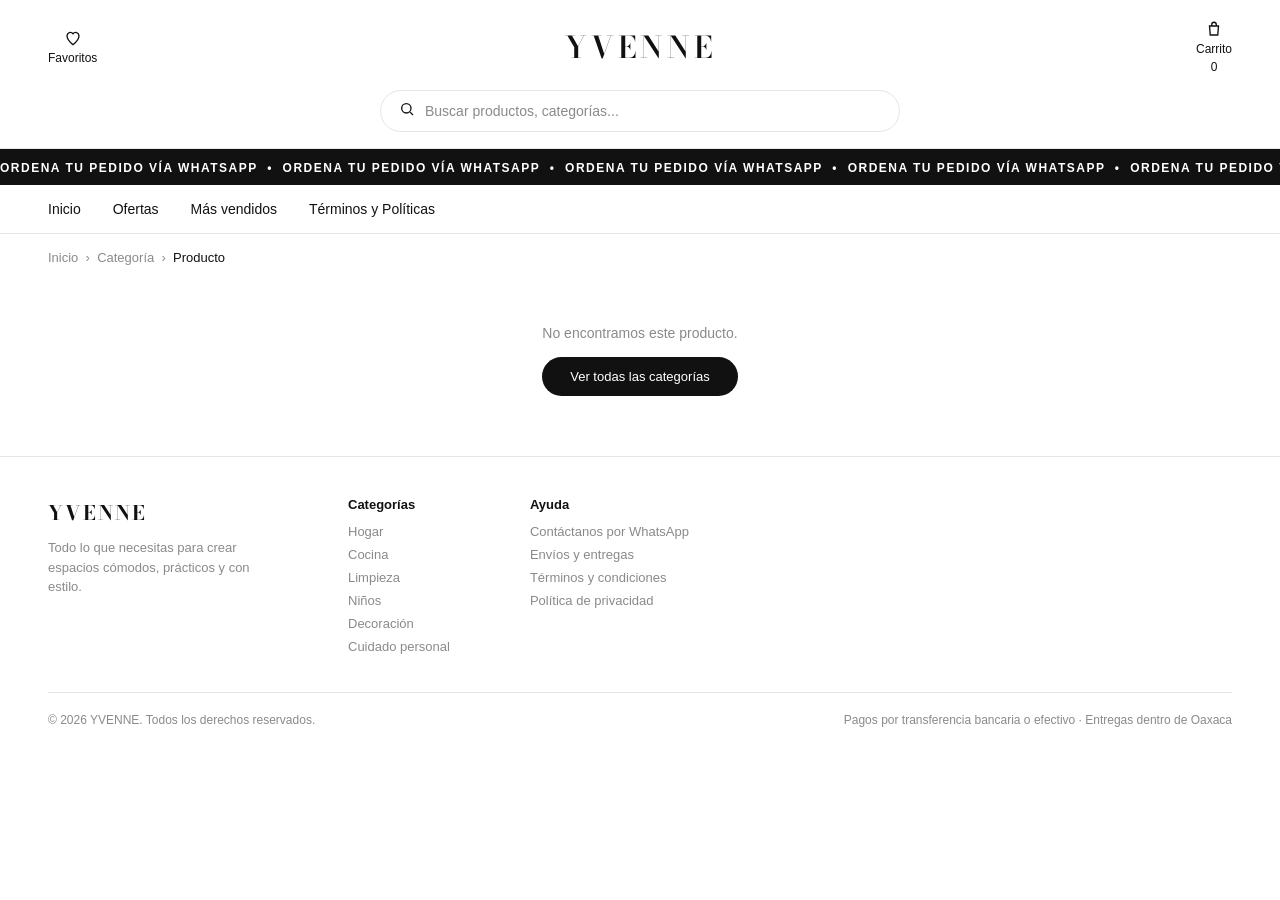
<file: producto.html>
<!DOCTYPE html>
<html lang="es">
<head>
<meta charset="UTF-8">
<meta name="color-scheme" content="light only">
<meta name="viewport" content="width=device-width, initial-scale=1.0">
<link rel="preconnect" href="https://fonts.googleapis.com">
<link rel="preconnect" href="https://fonts.gstatic.com" crossorigin>
<link href="https://fonts.googleapis.com/css2?family=Bodoni+Moda:ital,wght@0,400..900;1,400..900&display=swap" rel="stylesheet">
<link rel="stylesheet" href="css/estilos.css">
<title>YVENNE — Producto</title>
<style>
  .product-top{ display:flex; gap:48px; padding:24px 48px 50px; flex-wrap:wrap; }
  .gallery{ flex:1; min-width:320px; max-width:480px; }
  .main-img{ aspect-ratio:1/0.92; border-radius:14px; position:relative; overflow:hidden; background-size:contain; background-repeat:no-repeat; background-position:center; background-color:#fff; border:1px solid var(--line); }
  .thumbs-row{ display:flex; gap:10px; margin-top:12px; flex-wrap:wrap; }
  .thumb-mini{
    width:64px; height:64px; border-radius:10px; border:2px solid transparent;
    background-size:contain; background-repeat:no-repeat; background-position:center; background-color:#fff; cursor:pointer; padding:0;
  }
  .thumb-mini.activa{ border-color:var(--ink); }

  .info{ flex:1; min-width:320px; max-width:460px; font-family:-apple-system,sans-serif; }
  .info h1{ font-family:'Georgia',serif; font-size:26px; margin-bottom:8px; }
  .info .price-line{ display:flex; align-items:center; gap:10px; margin-bottom:18px; flex-wrap:wrap; }
  .info .price{ font-size:22px; font-weight:700; }
  .info .price-old{ font-size:15px; }
  .info .desc{ font-size:14px; color:var(--muted); line-height:1.6; margin-bottom:26px; }

  .opt-label{ font-size:13px; font-weight:700; margin-bottom:10px; }
  .color-opts{ display:flex; gap:10px; margin-bottom:24px; flex-wrap:wrap; }
  .color-pill{
    display:inline-flex; align-items:center; gap:8px; border:1px solid var(--line);
    border-radius:999px; padding:9px 16px; font-size:13px; background:var(--card); cursor:pointer; font-family:inherit;
  }
  .color-pill.active{ border-color:var(--ink); font-weight:700; }
  .dot{ width:14px; height:14px; border-radius:50%; border:1px solid rgba(0,0,0,0.1); }

  .qty-row{ display:flex; align-items:center; gap:16px; margin-bottom:24px; }
  .qty-box{ display:flex; align-items:center; border:1px solid var(--line); border-radius:999px; overflow:hidden; }
  .qty-box button{ border:none; background:var(--card); width:36px; height:36px; font-size:16px; cursor:pointer; }
  .qty-box span{ width:32px; text-align:center; font-size:14px; }
  .stock{ font-size:13px; color:var(--muted); }

  .btn-primary{
    width:100%; background:var(--ink); color:#fff; border:none; border-radius:999px;
    padding:15px; font-size:14px; font-weight:600; margin-bottom:12px; cursor:pointer;
    display:flex; align-items:center; justify-content:center; gap:8px; font-family:inherit;
  }
  .btn-whatsapp{
    width:100%; background:var(--green); color:#fff; border:none; border-radius:999px;
    padding:15px; font-size:14px; font-weight:600; margin-bottom:24px; cursor:pointer;
    display:flex; align-items:center; justify-content:center; gap:8px; text-decoration:none; font-family:inherit;
  }
  .fav-toggle{
    width:100%; background:transparent; color:var(--ink); border:1px solid var(--line); border-radius:999px;
    padding:13px; font-size:13px; margin-bottom:24px; cursor:pointer;
    display:flex; align-items:center; justify-content:center; gap:8px; font-family:inherit;
  }
  .fav-toggle.is-fav{ border-color:#C0392B; color:#C0392B; }

  .added-msg{
    display:none; background:#F1F7F2; border:1px solid var(--green); color:var(--green);
    border-radius:12px; padding:12px 16px; font-size:13px; margin-bottom:12px;
    align-items:center; justify-content:space-between; gap:10px; flex-wrap:wrap;
  }
  .added-msg a{ color:var(--green); font-weight:700; }

  .perks-row{ display:flex; gap:28px; flex-wrap:wrap; }
  .perk-mini{ display:flex; gap:8px; align-items:flex-start; font-size:12px; max-width:150px; }
  .perk-mini svg{ width:18px; height:18px; flex-shrink:0; }
  .perk-mini .title{ font-weight:700; text-transform:uppercase; letter-spacing:0.5px; font-size:11px; margin-bottom:2px; }
  .perk-mini .sub{ color:var(--muted); text-transform:uppercase; letter-spacing:0.3px; font-size:10px; line-height:1.5; }

  @media (max-width:620px){
    .product-top{ flex-direction:column; gap:16px; padding:16px 16px 30px; }
    .gallery{ max-width:none; margin:0 -16px; width:calc(100% + 32px); }
    .main-img{ border-radius:0; aspect-ratio:1/1; }
    .info{ max-width:none; }
    .info h1{ font-size:20px; }
    .info .price{ font-size:20px; }
    .perks-row{ gap:16px; justify-content:space-between; }
    .perk-mini{ max-width:none; flex:1 1 40%; }
  }
</style>
</head>
<body>

<div id="siteHeader"></div>

<div class="breadcrumb">
  <a href="index.html">Inicio</a> &nbsp;›&nbsp;
  <a href="#" id="crumbCat">Categoría</a> &nbsp;›&nbsp;
  <span id="crumbProd">Producto</span>
</div>

<div class="product-top" id="productTop" style="display:none;">
  <div class="gallery">
    <div class="main-img" id="mainImg"><span class="badge" id="badgeNuevo" style="display:none;">NUEVO</span><div id="prodTags" style="display:contents;"></div></div>
    <div class="thumbs-row" id="thumbsRow" style="display:none;"></div>
  </div>

  <div class="info">
    <h1 id="prodNombre"></h1>
    <div class="price-line">
      <span class="price" id="prodPrecio"></span>
      <span class="price-old" id="prodPrecioAntes" style="display:none;"></span>
      <span class="price-off" id="prodDescuento" style="display:none;"></span>
    </div>
    <p class="desc" id="prodDesc"></p>

    <div id="colorBlock" style="display:none;">
      <div class="opt-label">Color</div>
      <div class="color-opts" id="colorOpts"></div>
    </div>

    <div class="opt-label">Cantidad</div>
    <div class="qty-row">
      <div class="qty-box">
        <button id="qtyMinus" aria-label="Disminuir cantidad">−</button>
        <span id="qtyVal">1</span>
        <button id="qtyPlus" aria-label="Aumentar cantidad">+</button>
      </div>
      <span class="stock">En stock</span>
    </div>

    <div class="added-msg" id="addedMsg">
      <span>✓ Agregado a tu carrito</span>
      <a href="carrito.html">Ver carrito ›</a>
    </div>

    <button class="btn-primary" id="btnAgregar">
      <svg viewBox="0 0 24 24" fill="none" stroke="currentColor" stroke-width="1.8" style="width:18px;height:18px;"><path d="M6 8h12l-1 12H7L6 8z"/><path d="M9 8V6a3 3 0 0 1 6 0v2"/></svg>
      Añadir a la bolsa
    </button>
    <a class="btn-whatsapp" id="btnWhatsapp" target="_blank" rel="noopener">
      <svg viewBox="0 0 24 24" fill="none" stroke="currentColor" stroke-width="1.8" style="width:16px;height:16px;"><path d="M21 11.5a8.5 8.5 0 1 1-4-7.2L21 3l-1.3 4A8.46 8.46 0 0 1 21 11.5z"/></svg>
      Ordenar vía WhatsApp
    </a>
    <button class="fav-toggle" id="btnFav">
      <svg viewBox="0 0 24 24" fill="none" stroke="currentColor" stroke-width="1.8" style="width:15px;height:15px;"><path d="M12 21C12 21 4 14.5 4 9a4.5 4.5 0 0 1 8-2.7A4.5 4.5 0 0 1 20 9c0 5.5-8 12-8 12z"/></svg>
      <span id="favLabel">Guardar en favoritos</span>
    </button>

    <div class="perks-row">
      <div class="perk-mini"><svg viewBox="0 0 24 24" fill="none" stroke="currentColor" stroke-width="1.6"><rect x="1" y="7" width="13" height="9"/><path d="M14 10h4l3 3v3h-7z"/><circle cx="5.5" cy="18" r="1.5"/><circle cx="17.5" cy="18" r="1.5"/></svg><div><div class="title">Entregas dentro de Oaxaca</div><div class="sub">Tu pedido tarda de 4 a 7 días en llegar. Ordena con tiempo si lo necesitas antes.</div></div></div>
      <div class="perk-mini"><svg viewBox="0 0 24 24" fill="none" stroke="currentColor" stroke-width="1.6"><rect x="4" y="10" width="16" height="10" rx="2"/><path d="M8 10V7a4 4 0 0 1 8 0v3"/></svg><div><div class="title">Compra segura</div><div class="sub">Confirmamos tu pedido por WhatsApp</div></div></div>
      <div class="perk-mini"><svg viewBox="0 0 24 24" fill="none" stroke="currentColor" stroke-width="1.6"><rect x="2" y="5" width="20" height="14" rx="2"/><line x1="2" y1="10" x2="22" y2="10"/></svg><div><div class="title">Pagos aceptados</div><div class="sub">Transferencia bancaria o efectivo</div></div></div>
    </div>
  </div>
</div>

<div class="empty-msg" id="notFound" style="display:none;">
  No encontramos este producto.<br><br>
  <a class="btn-ink" href="categorias.html">Ver todas las categorías</a>
</div>

<section id="relacionadosSec" style="display:none;">
  <h2>También te puede gustar</h2>
  <div class="prod-grid" id="relacionadosGrid"></div>
</section>

<section id="masCategoriaSec" style="display:none;">
  <h2 id="masCategoriaTitulo">Más productos</h2>
  <div class="prod-grid" id="masCategoriaGrid"></div>
</section>

<div id="siteFooter"></div>

<script src="js/datos.js"></script>
<script src="js/nube.js"></script>
<script src="js/tienda.js"></script>
<script>
function __iniciarPagina(){
  const params = new URLSearchParams(location.search);
  const producto = getProducto(params.get("id"));
  renderHeader(null);

  if (!producto) {
    document.getElementById("notFound").style.display = "block";
  } else {
    const cat = getCategoria(producto.categoria);
    document.getElementById("productTop").style.display = "flex";
    document.title = "YVENNE — " + producto.nombre;

    // Breadcrumb
    const crumbCat = document.getElementById("crumbCat");
    crumbCat.textContent = cat ? cat.nombre : "Productos";
    crumbCat.href = cat ? "categoria.html?cat=" + cat.id : "categorias.html";
    document.getElementById("crumbProd").textContent = producto.nombre;

    // Imágenes (galería si hay varias, degradado mientras no haya fotos)
    const mainImg = document.getElementById("mainImg");
    const fotos = fotosDe(producto);
    let fotoIdx = 0;
    function mostrarFoto(i){
      fotoIdx = (i + fotos.length) % fotos.length;
      mainImg.style.backgroundImage = `url('${fotos[fotoIdx]}')`;
      const row = document.getElementById("thumbsRow");
      row.querySelectorAll(".thumb-mini").forEach((x, j) => x.classList.toggle("activa", j === fotoIdx));
    }
    if (fotos.length) {
      mostrarFoto(0);
      if (fotos.length > 1) {
        const row = document.getElementById("thumbsRow");
        row.style.display = "flex";
        row.innerHTML = fotos.map((f, i) => `
          <button class="thumb-mini ${i === 0 ? "activa" : ""}" data-idx="${i}" aria-label="Foto ${i + 1}"
            style="background-image:url('${f}');"></button>`).join("");
        row.addEventListener("click", (e) => {
          const b = e.target.closest(".thumb-mini");
          if (!b) return;
          mostrarFoto(parseInt(b.dataset.idx, 10));
        });

        // Deslizar sobre la imagen (dedo o mouse) para cambiar de foto
        let swipeX = null, swipeY = null;
        mainImg.style.touchAction = "pan-y";
        mainImg.style.cursor = "grab";
        mainImg.addEventListener("pointerdown", (e) => { swipeX = e.clientX; swipeY = e.clientY; });
        mainImg.addEventListener("pointerup", (e) => {
          if (swipeX === null) return;
          const dx = e.clientX - swipeX, dy = e.clientY - swipeY;
          swipeX = swipeY = null;
          if (Math.abs(dx) < 40 || Math.abs(dx) < Math.abs(dy)) return;
          mostrarFoto(fotoIdx + (dx < 0 ? 1 : -1));
        });
        mainImg.addEventListener("pointercancel", () => { swipeX = swipeY = null; });
      }
    } else {
      mainImg.style.background = producto.grad;
    }
    if (producto.nuevo) document.getElementById("badgeNuevo").style.display = "inline-block";

    // Etiquetas personalizadas encima de la foto (cada una en su esquina)
    document.getElementById("prodTags").innerHTML = chipsEtiquetasHTML(producto);

    // Datos
    document.getElementById("prodNombre").textContent = producto.nombre;
    document.getElementById("prodPrecio").textContent = fmt(producto.precio);
    document.getElementById("prodDesc").textContent = producto.desc || "";

    // Agotado: se avisa y se bloquea la compra
    if (producto.agotado) {
      const stockEl = document.querySelector(".stock");
      if (stockEl) { stockEl.textContent = "Agotado por el momento"; stockEl.style.color = "#C0392B"; stockEl.style.fontWeight = "700"; }
      const btnA = document.getElementById("btnAgregar");
      btnA.disabled = true; btnA.style.opacity = "0.4"; btnA.style.cursor = "not-allowed";
      btnA.innerHTML = "Agotado";
      const btnW = document.getElementById("btnWhatsapp");
      btnW.style.display = "none";
    }
    if (producto.precioAntes) {
      const old = document.getElementById("prodPrecioAntes");
      const off = document.getElementById("prodDescuento");
      old.textContent = fmt(producto.precioAntes); old.style.display = "inline";
      off.textContent = "-" + descuentoPct(producto) + "%"; off.style.display = "inline";
    }

    // Colores
    let colorSel = null;
    if (producto.colores && producto.colores.length) {
      colorSel = producto.colores[0][0];
      const cont = document.getElementById("colorOpts");
      document.getElementById("colorBlock").style.display = "block";
      cont.innerHTML = producto.colores.map(([nom, hex], i) => `
        <button class="color-pill ${i === 0 ? "active" : ""}" data-color="${nom}">
          <span class="dot" style="background:${hex};"></span>${nom}
        </button>`).join("");
      cont.addEventListener("click", (e) => {
        const pill = e.target.closest(".color-pill");
        if (!pill) return;
        cont.querySelectorAll(".color-pill").forEach(p => p.classList.remove("active"));
        pill.classList.add("active");
        colorSel = pill.dataset.color;
        actualizarWhats();
      });
    }

    // Cantidad
    let qty = 1;
    const qtyVal = document.getElementById("qtyVal");
    document.getElementById("qtyPlus").addEventListener("click", () => { qty++; qtyVal.textContent = qty; actualizarWhats(); });
    document.getElementById("qtyMinus").addEventListener("click", () => { if (qty > 1) { qty--; qtyVal.textContent = qty; actualizarWhats(); } });

    // WhatsApp directo
    function actualizarWhats(){
      document.getElementById("btnWhatsapp").href = linkWhatsAppProducto(producto, qty, colorSel);
    }
    actualizarWhats();

    // Añadir al carrito
    document.getElementById("btnAgregar").addEventListener("click", () => {
      agregarAlCarrito(producto.id, qty, colorSel);
      const msg = document.getElementById("addedMsg");
      msg.style.display = "flex";
      setTimeout(() => { msg.style.display = "none"; }, 4000);
    });

    // Favorito
    const btnFav = document.getElementById("btnFav");
    const favLabel = document.getElementById("favLabel");
    function pintarFav(){
      const activo = esFavorito(producto.id);
      btnFav.classList.toggle("is-fav", activo);
      btnFav.querySelector("svg").setAttribute("fill", activo ? "currentColor" : "none");
      favLabel.textContent = activo ? "Guardado en favoritos" : "Guardar en favoritos";
    }
    btnFav.addEventListener("click", () => { toggleFavorito(producto.id); pintarFav(); });
    pintarFav();

    // Relacionados: misma categoría primero, luego el resto
    const relacionados = CATALOGO.filter(p => p.id !== producto.id && p.categoria === producto.categoria).slice(0, 5);
    if (relacionados.length) {
      document.getElementById("relacionadosSec").style.display = "block";
      document.getElementById("relacionadosGrid").innerHTML = relacionados.map(cardHTML).join("");
    }
    const otros = CATALOGO.filter(p => p.id !== producto.id && p.categoria !== producto.categoria).slice(0, 5);
    if (otros.length) {
      document.getElementById("masCategoriaSec").style.display = "block";
      document.getElementById("masCategoriaTitulo").textContent = "Más productos que te pueden interesar";
      document.getElementById("masCategoriaGrid").innerHTML = otros.map(cardHTML).join("");
    }
    activarFavoritos();
    activarReveal();
  }

}
arrancarTienda(__iniciarPagina);
</script>

</body>
</html>
</file>
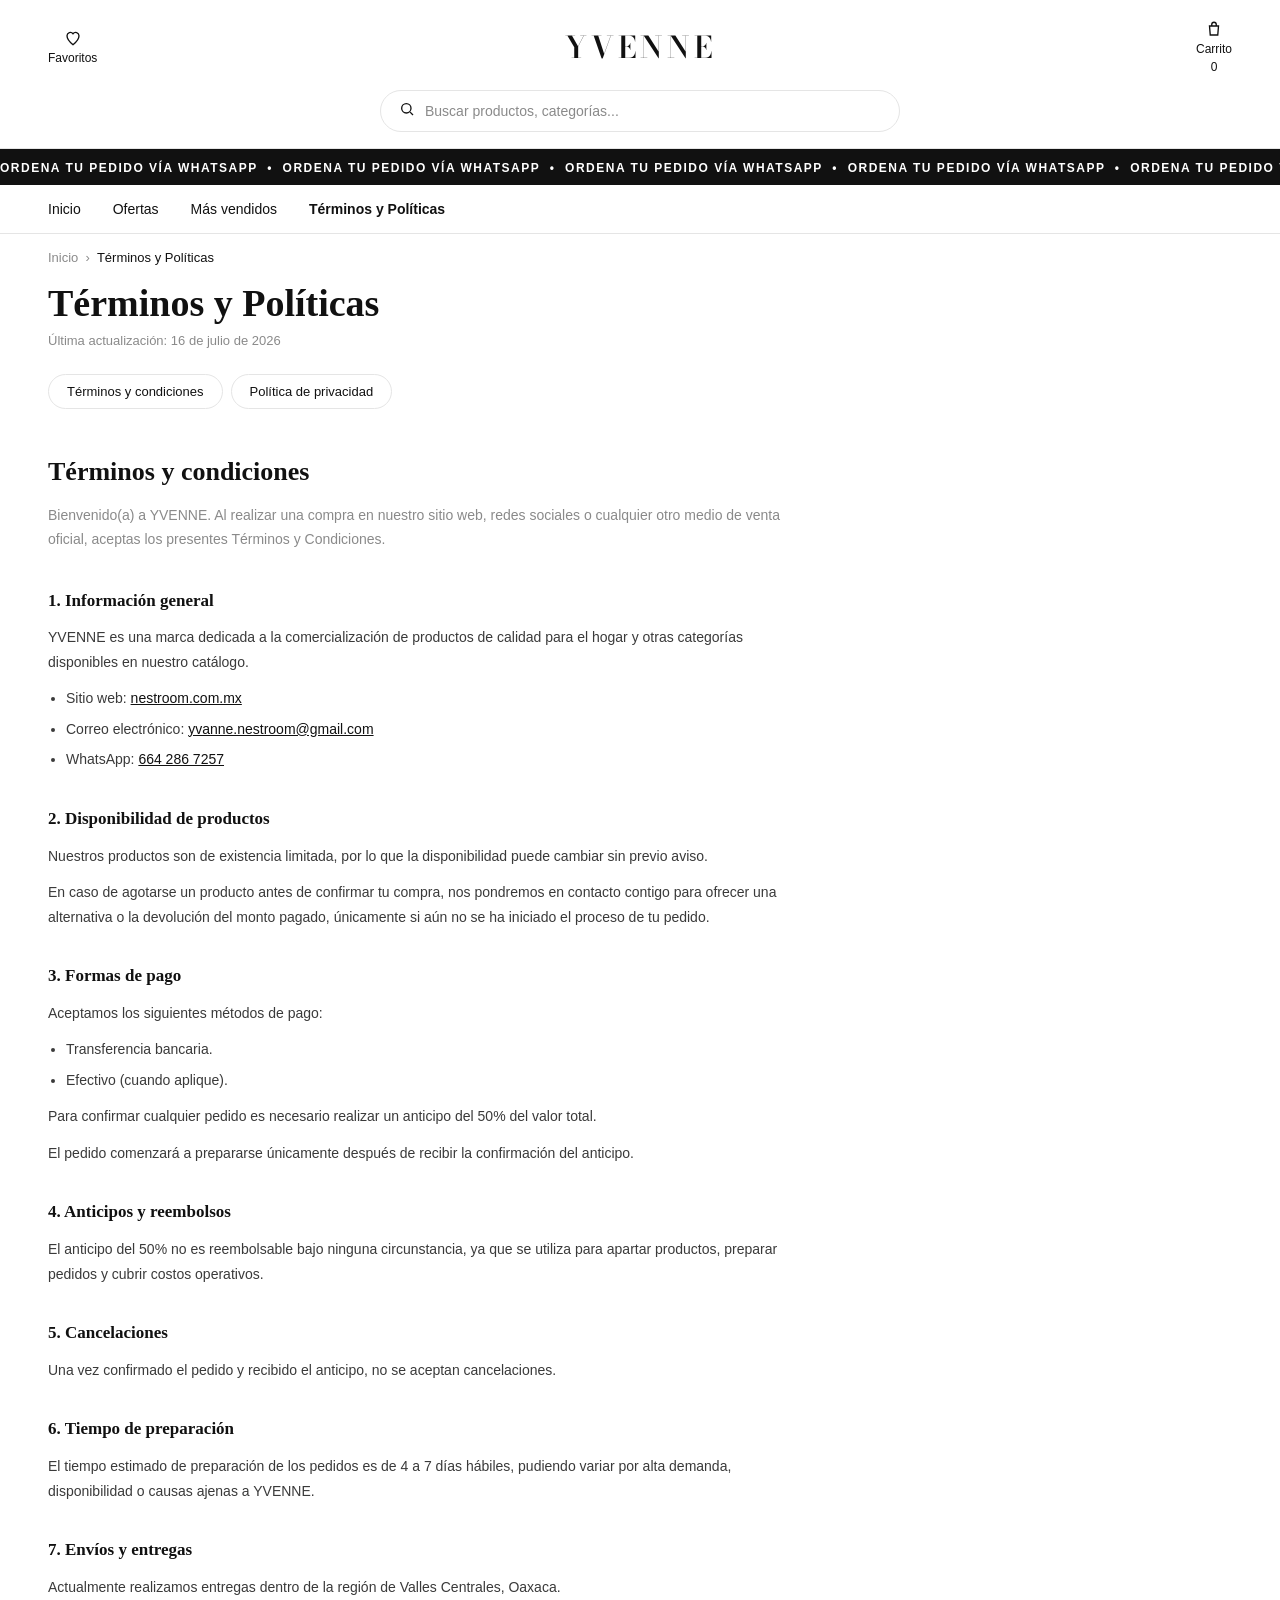
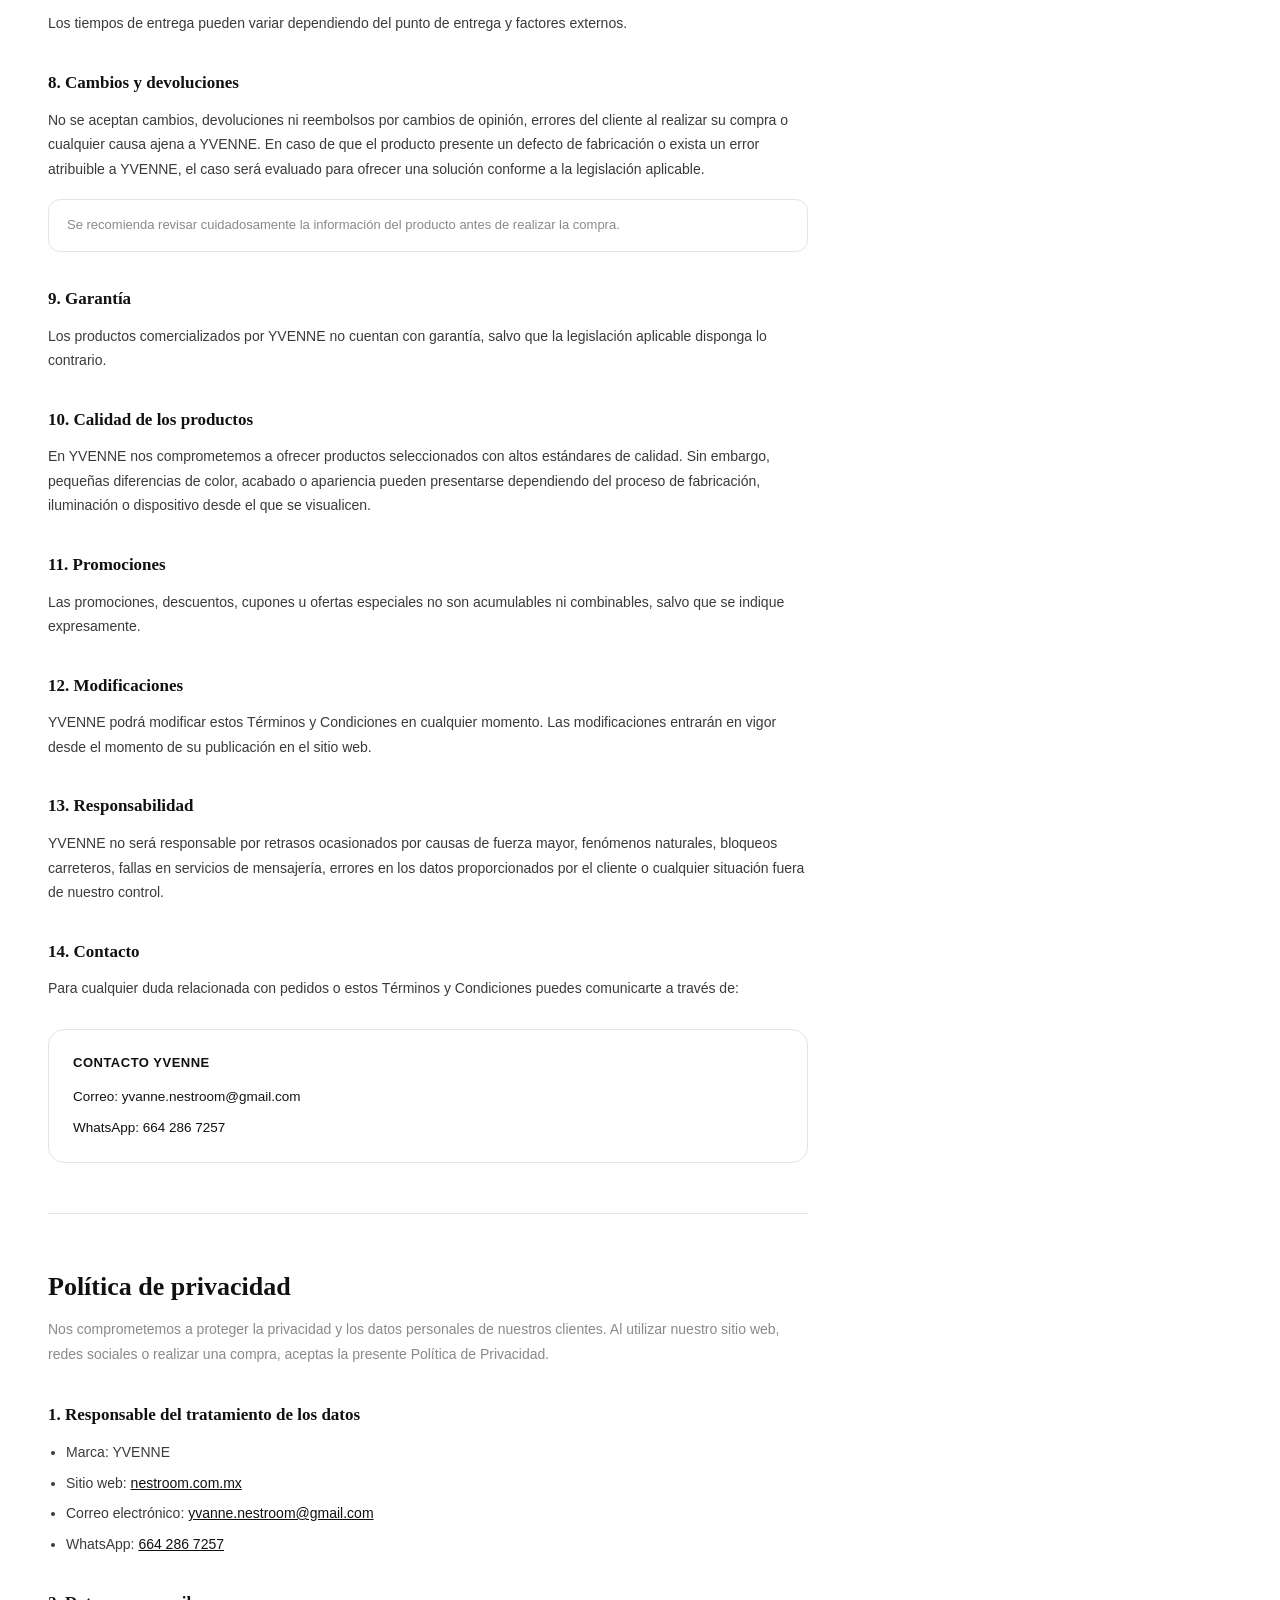
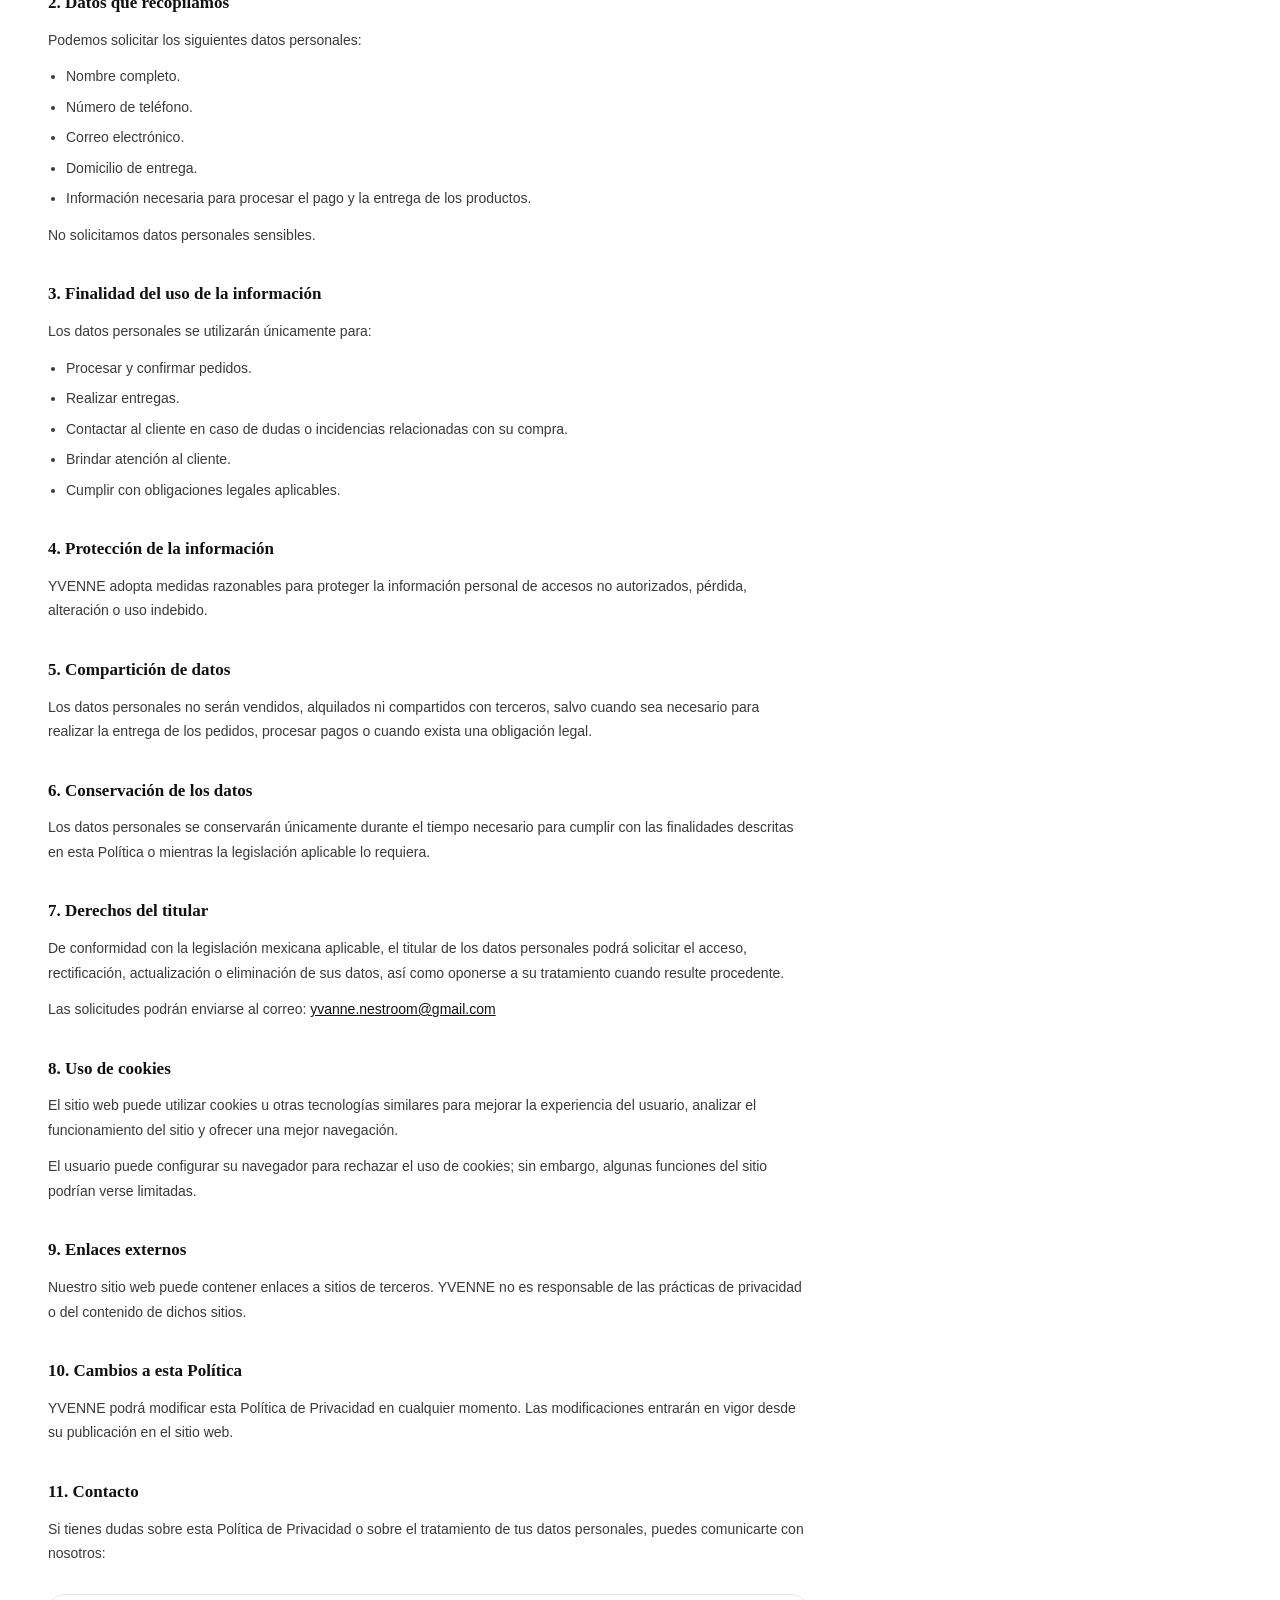
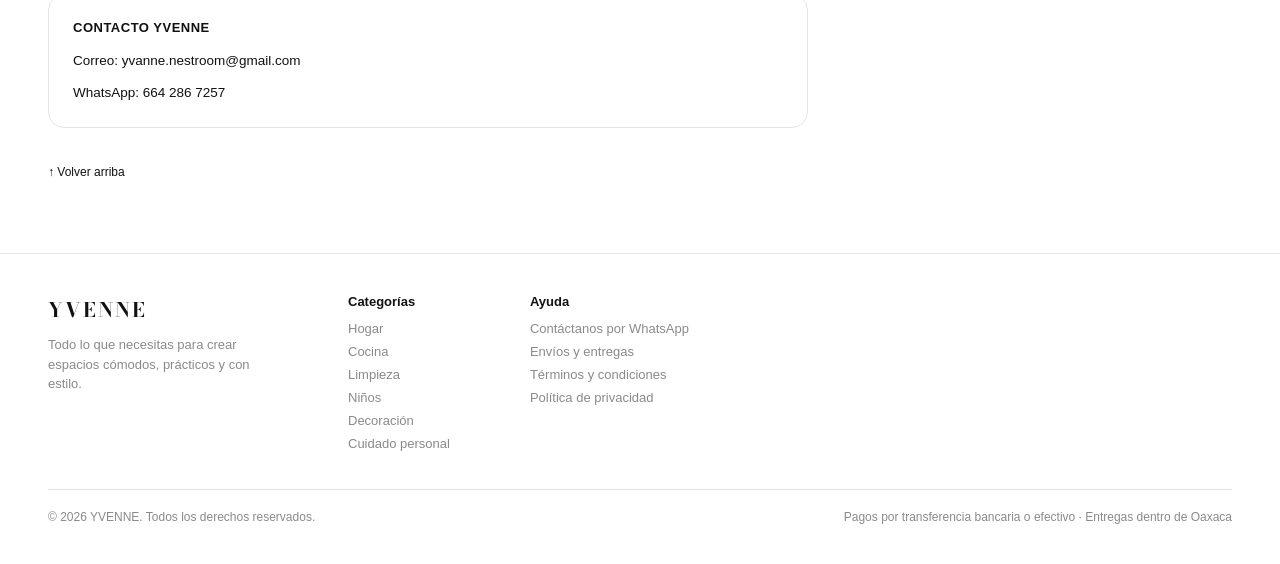
<file: terminos.html>
<!DOCTYPE html>
<html lang="es">
<head>
<meta charset="UTF-8">
<meta name="color-scheme" content="light only">
<meta name="viewport" content="width=device-width, initial-scale=1.0">
<meta name="description" content="Términos y condiciones y política de privacidad de YVENNE.">
<link rel="preconnect" href="https://fonts.googleapis.com">
<link rel="preconnect" href="https://fonts.gstatic.com" crossorigin>
<link href="https://fonts.googleapis.com/css2?family=Bodoni+Moda:ital,wght@0,400..900;1,400..900&display=swap" rel="stylesheet">
<link rel="stylesheet" href="css/estilos.css">
<title>YVENNE — Términos y Políticas</title>
<style>
  .page-head{ padding:16px 48px 26px; }
  .page-head h1{ font-size:38px; margin-bottom:8px; }
  .page-head .updated{ color:var(--muted); font-size:13px; font-family:-apple-system,sans-serif; }

  .doc-tabs{
    display:flex; gap:8px; padding:0 48px 30px; flex-wrap:wrap; font-family:-apple-system,sans-serif;
  }
  .doc-tabs a{
    border:1px solid var(--line); border-radius:999px; padding:9px 18px; font-size:13px;
    background:var(--card); color:var(--ink); text-decoration:none;
  }
  .doc-tabs a:hover{ border-color:var(--ink); }

  .legal-wrap{ padding:0 48px 70px; }
  .legal{
    max-width:760px; font-family:-apple-system,sans-serif; font-size:14px;
    color:var(--ink); line-height:1.75;
  }
  .legal h2{
    font-family:'Georgia',serif; font-size:26px; margin:0 0 8px;
    padding-top:10px; scroll-margin-top:24px;
  }
  .legal .intro{ color:var(--muted); margin-bottom:34px; }
  .legal h3{
    font-family:'Georgia',serif; font-size:17px; font-weight:600;
    margin:32px 0 10px; scroll-margin-top:24px;
  }
  .legal p{ margin-bottom:12px; color:#3A3A3A; }
  .legal ul{ margin:0 0 12px 18px; color:#3A3A3A; }
  .legal li{ margin-bottom:6px; }
  .legal a{ color:var(--ink); }
  .legal .note{
    border:1px solid var(--line); border-radius:12px; padding:14px 18px;
    font-size:13px; color:var(--muted); margin:18px 0;
  }
  .contact-card{
    border:1px solid var(--line); border-radius:16px; padding:22px 24px;
    margin-top:28px; display:flex; flex-direction:column; gap:8px; font-size:13.5px;
  }
  .contact-card .heading{ font-weight:700; font-size:13px; text-transform:uppercase; letter-spacing:0.5px; margin-bottom:2px; }
  .contact-card a{ text-decoration:none; }
  .contact-card a:hover{ text-decoration:underline; }

  .divider{ border:none; border-top:1px solid var(--line); margin:50px 0 40px; max-width:760px; }
  .back-top{
    display:inline-block; margin-top:34px; font-size:12px; color:var(--muted);
    text-decoration:none; font-family:-apple-system,sans-serif;
  }

  @media (max-width:620px){
    .page-head{ padding:14px 16px 18px; }
    .page-head h1{ font-size:28px; }
    .doc-tabs{ padding:0 16px 22px; }
    .legal-wrap{ padding:0 16px 40px; }
    .legal h2{ font-size:22px; }
  }
</style>
</head>
<body>

<div id="siteHeader"></div>

<div class="breadcrumb"><a href="index.html">Inicio</a> &nbsp;›&nbsp; <span>Términos y Políticas</span></div>

<div class="page-head">
  <h1>Términos y Políticas</h1>
  <div class="updated">Última actualización: 16 de julio de 2026</div>
</div>

<div class="doc-tabs">
  <a href="#terminos">Términos y condiciones</a>
  <a href="#privacidad">Política de privacidad</a>
</div>

<div class="legal-wrap">
  <div class="legal">

    <!-- ==================== TÉRMINOS Y CONDICIONES ==================== -->
    <h2 id="terminos">Términos y condiciones</h2>
    <p class="intro">Bienvenido(a) a YVENNE. Al realizar una compra en nuestro sitio web, redes sociales o cualquier otro medio de venta oficial, aceptas los presentes Términos y Condiciones.</p>

    <h3>1. Información general</h3>
    <p>YVENNE es una marca dedicada a la comercialización de productos de calidad para el hogar y otras categorías disponibles en nuestro catálogo.</p>
    <ul>
      <li>Sitio web: <a href="http://nestroom.com.mx/" target="_blank" rel="noopener">nestroom.com.mx</a></li>
      <li>Correo electrónico: <a href="mailto:yvanne.nestroom@gmail.com">yvanne.nestroom@gmail.com</a></li>
      <li>WhatsApp: <a href="https://wa.me/526642867257" target="_blank" rel="noopener">664 286 7257</a></li>
    </ul>

    <h3>2. Disponibilidad de productos</h3>
    <p>Nuestros productos son de existencia limitada, por lo que la disponibilidad puede cambiar sin previo aviso.</p>
    <p>En caso de agotarse un producto antes de confirmar tu compra, nos pondremos en contacto contigo para ofrecer una alternativa o la devolución del monto pagado, únicamente si aún no se ha iniciado el proceso de tu pedido.</p>

    <h3>3. Formas de pago</h3>
    <p>Aceptamos los siguientes métodos de pago:</p>
    <ul>
      <li>Transferencia bancaria.</li>
      <li>Efectivo (cuando aplique).</li>
    </ul>
    <p>Para confirmar cualquier pedido es necesario realizar un anticipo del 50% del valor total.</p>
    <p>El pedido comenzará a prepararse únicamente después de recibir la confirmación del anticipo.</p>

    <h3>4. Anticipos y reembolsos</h3>
    <p>El anticipo del 50% no es reembolsable bajo ninguna circunstancia, ya que se utiliza para apartar productos, preparar pedidos y cubrir costos operativos.</p>

    <h3>5. Cancelaciones</h3>
    <p>Una vez confirmado el pedido y recibido el anticipo, no se aceptan cancelaciones.</p>

    <h3>6. Tiempo de preparación</h3>
    <p>El tiempo estimado de preparación de los pedidos es de 4 a 7 días hábiles, pudiendo variar por alta demanda, disponibilidad o causas ajenas a YVENNE.</p>

    <h3>7. Envíos y entregas</h3>
    <p>Actualmente realizamos entregas dentro de la región de Valles Centrales, Oaxaca.</p>
    <p>Los tiempos de entrega pueden variar dependiendo del punto de entrega y factores externos.</p>

    <h3>8. Cambios y devoluciones</h3>
    <p>No se aceptan cambios, devoluciones ni reembolsos por cambios de opinión, errores del cliente al realizar su compra o cualquier causa ajena a YVENNE. En caso de que el producto presente un defecto de fabricación o exista un error atribuible a YVENNE, el caso será evaluado para ofrecer una solución conforme a la legislación aplicable.</p>
    <div class="note">Se recomienda revisar cuidadosamente la información del producto antes de realizar la compra.</div>

    <h3>9. Garantía</h3>
    <p>Los productos comercializados por YVENNE no cuentan con garantía, salvo que la legislación aplicable disponga lo contrario.</p>

    <h3>10. Calidad de los productos</h3>
    <p>En YVENNE nos comprometemos a ofrecer productos seleccionados con altos estándares de calidad. Sin embargo, pequeñas diferencias de color, acabado o apariencia pueden presentarse dependiendo del proceso de fabricación, iluminación o dispositivo desde el que se visualicen.</p>

    <h3>11. Promociones</h3>
    <p>Las promociones, descuentos, cupones u ofertas especiales no son acumulables ni combinables, salvo que se indique expresamente.</p>

    <h3>12. Modificaciones</h3>
    <p>YVENNE podrá modificar estos Términos y Condiciones en cualquier momento. Las modificaciones entrarán en vigor desde el momento de su publicación en el sitio web.</p>

    <h3>13. Responsabilidad</h3>
    <p>YVENNE no será responsable por retrasos ocasionados por causas de fuerza mayor, fenómenos naturales, bloqueos carreteros, fallas en servicios de mensajería, errores en los datos proporcionados por el cliente o cualquier situación fuera de nuestro control.</p>

    <h3>14. Contacto</h3>
    <p>Para cualquier duda relacionada con pedidos o estos Términos y Condiciones puedes comunicarte a través de:</p>
    <div class="contact-card">
      <div class="heading">Contacto YVENNE</div>
      <span>Correo: <a href="mailto:yvanne.nestroom@gmail.com">yvanne.nestroom@gmail.com</a></span>
      <span>WhatsApp: <a href="https://wa.me/526642867257" target="_blank" rel="noopener">664 286 7257</a></span>
    </div>

    <hr class="divider">

    <!-- ==================== POLÍTICA DE PRIVACIDAD ==================== -->
    <h2 id="privacidad">Política de privacidad</h2>
    <p class="intro">Nos comprometemos a proteger la privacidad y los datos personales de nuestros clientes. Al utilizar nuestro sitio web, redes sociales o realizar una compra, aceptas la presente Política de Privacidad.</p>

    <h3>1. Responsable del tratamiento de los datos</h3>
    <ul>
      <li>Marca: YVENNE</li>
      <li>Sitio web: <a href="http://nestroom.com.mx/" target="_blank" rel="noopener">nestroom.com.mx</a></li>
      <li>Correo electrónico: <a href="mailto:yvanne.nestroom@gmail.com">yvanne.nestroom@gmail.com</a></li>
      <li>WhatsApp: <a href="https://wa.me/526642867257" target="_blank" rel="noopener">664 286 7257</a></li>
    </ul>

    <h3>2. Datos que recopilamos</h3>
    <p>Podemos solicitar los siguientes datos personales:</p>
    <ul>
      <li>Nombre completo.</li>
      <li>Número de teléfono.</li>
      <li>Correo electrónico.</li>
      <li>Domicilio de entrega.</li>
      <li>Información necesaria para procesar el pago y la entrega de los productos.</li>
    </ul>
    <p>No solicitamos datos personales sensibles.</p>

    <h3>3. Finalidad del uso de la información</h3>
    <p>Los datos personales se utilizarán únicamente para:</p>
    <ul>
      <li>Procesar y confirmar pedidos.</li>
      <li>Realizar entregas.</li>
      <li>Contactar al cliente en caso de dudas o incidencias relacionadas con su compra.</li>
      <li>Brindar atención al cliente.</li>
      <li>Cumplir con obligaciones legales aplicables.</li>
    </ul>

    <h3>4. Protección de la información</h3>
    <p>YVENNE adopta medidas razonables para proteger la información personal de accesos no autorizados, pérdida, alteración o uso indebido.</p>

    <h3>5. Compartición de datos</h3>
    <p>Los datos personales no serán vendidos, alquilados ni compartidos con terceros, salvo cuando sea necesario para realizar la entrega de los pedidos, procesar pagos o cuando exista una obligación legal.</p>

    <h3>6. Conservación de los datos</h3>
    <p>Los datos personales se conservarán únicamente durante el tiempo necesario para cumplir con las finalidades descritas en esta Política o mientras la legislación aplicable lo requiera.</p>

    <h3>7. Derechos del titular</h3>
    <p>De conformidad con la legislación mexicana aplicable, el titular de los datos personales podrá solicitar el acceso, rectificación, actualización o eliminación de sus datos, así como oponerse a su tratamiento cuando resulte procedente.</p>
    <p>Las solicitudes podrán enviarse al correo: <a href="mailto:yvanne.nestroom@gmail.com">yvanne.nestroom@gmail.com</a></p>

    <h3>8. Uso de cookies</h3>
    <p>El sitio web puede utilizar cookies u otras tecnologías similares para mejorar la experiencia del usuario, analizar el funcionamiento del sitio y ofrecer una mejor navegación.</p>
    <p>El usuario puede configurar su navegador para rechazar el uso de cookies; sin embargo, algunas funciones del sitio podrían verse limitadas.</p>

    <h3>9. Enlaces externos</h3>
    <p>Nuestro sitio web puede contener enlaces a sitios de terceros. YVENNE no es responsable de las prácticas de privacidad o del contenido de dichos sitios.</p>

    <h3>10. Cambios a esta Política</h3>
    <p>YVENNE podrá modificar esta Política de Privacidad en cualquier momento. Las modificaciones entrarán en vigor desde su publicación en el sitio web.</p>

    <h3>11. Contacto</h3>
    <p>Si tienes dudas sobre esta Política de Privacidad o sobre el tratamiento de tus datos personales, puedes comunicarte con nosotros:</p>
    <div class="contact-card">
      <div class="heading">Contacto YVENNE</div>
      <span>Correo: <a href="mailto:yvanne.nestroom@gmail.com">yvanne.nestroom@gmail.com</a></span>
      <span>WhatsApp: <a href="https://wa.me/526642867257" target="_blank" rel="noopener">664 286 7257</a></span>
    </div>

    <a class="back-top" href="#top" onclick="window.scrollTo({top:0,behavior:'smooth'});return false;">↑ Volver arriba</a>
  </div>
</div>

<div id="siteFooter"></div>

<script src="js/datos.js"></script>
<script src="js/nube.js"></script>
<script src="js/tienda.js"></script>
<script>
function __iniciarPagina(){
  renderHeader("terminos");

}
arrancarTienda(__iniciarPagina);
</script>

</body>
</html>
</file>
<file: css/estilos.css>
/* ==== YVENNE — estilos compartidos (mismo diseño original) ==== */
:root{
  --cream:#FFFFFF; --card:#FFFFFF; --line:#E5E5E5;
  --ink:#111111; --muted:#8A8A8A; --accent:#111111; --green:#3F6B4A;
}
*{box-sizing:border-box; margin:0; padding:0;}
html{ color-scheme: light only; background:#FFFFFF; }
body{ font-family:'Georgia','Times New Roman',serif; background:var(--cream); color:var(--ink); }
.sans{ font-family:-apple-system, BlinkMacSystemFont,'Segoe UI',Helvetica,Arial,sans-serif; }

/* Header */
header{
  display:flex; align-items:center; justify-content:space-between;
  padding:20px 48px 0; background:var(--cream); flex-wrap:wrap; gap:14px;
}
.header-side{ flex:1; display:flex; align-items:center; gap:24px; }
.header-side.right{ justify-content:flex-end; }
.logo{ font-family:'Bodoni Moda','Georgia',serif; font-size:30px; font-weight:600; letter-spacing:4px; text-align:center; text-transform:uppercase; color:var(--ink); text-decoration:none; }
.search-row{ padding:16px 48px; border-bottom:1px solid var(--line); }
.search{
  max-width:520px; margin:0 auto; display:flex; align-items:center;
  border:1px solid var(--line); border-radius:999px; padding:10px 18px;
  background:var(--card); gap:10px;
}
.search input{ border:none; outline:none; background:transparent; flex:1; font-size:14px; font-family:inherit; color:var(--ink); }
.search input::placeholder{ color:var(--muted); }
.icons{ display:flex; gap:28px; align-items:center; }
.icon-item{
  display:flex; flex-direction:column; align-items:center; gap:4px;
  font-size:12px; color:var(--ink); cursor:pointer; text-decoration:none;
}
.icon-item .glyph{ display:flex; position:relative; }
.icon-item .glyph svg{ width:18px; height:18px; }
.cart-badge{
  position:absolute; top:-8px; right:-10px; background:var(--ink); color:#fff;
  font-size:9px; font-family:-apple-system,sans-serif; width:15px; height:15px; border-radius:50%;
  display:none; align-items:center; justify-content:center;
}

/* Marquee */
.marquee{ background:var(--ink); color:#fff; overflow:hidden; white-space:nowrap; padding:9px 0; }
.marquee-track{
  display:inline-block; font-family:-apple-system,sans-serif; font-size:12px;
  letter-spacing:1.5px; font-weight:600; text-transform:uppercase;
  animation:marquee-scroll 16s linear infinite;
}
@keyframes marquee-scroll{ 0%{ transform:translateX(0); } 100%{ transform:translateX(-50%); } }
@media (prefers-reduced-motion: reduce){
  .marquee-track{ animation:none; }
  .card, .cat-card, .offer-card{ transition:none !important; }
}

/* Nav */
nav{ display:flex; gap:32px; padding:16px 48px; border-bottom:1px solid var(--line); font-size:14px; flex-wrap:wrap; }
nav a{ text-decoration:none; color:var(--ink); }
nav a.active{ font-weight:700; }

.breadcrumb{ padding:16px 48px 0; font-size:13px; color:var(--muted); font-family:-apple-system,sans-serif; }
.breadcrumb a{ color:var(--muted); text-decoration:none; }
.breadcrumb span{ color:var(--ink); }

/* Tarjeta de producto */
.card{
  background:var(--card); border:1px solid var(--line); border-radius:14px;
  overflow:hidden; position:relative; display:flex; flex-direction:column;
  opacity:0; transform:scale(0.9); filter:blur(4px);
  transition: opacity 0.6s ease, transform 0.6s ease, filter 0.6s ease;
}
.card.in-view{ opacity:1; transform:scale(1); filter:blur(0); }
.card-link{ display:block; position:relative; }
.thumb-photo{ aspect-ratio:1/1; }
.tag-chips{
  position:absolute; left:10px; bottom:10px; right:10px;
  display:flex; flex-wrap:wrap; gap:5px; pointer-events:none;
}
.tag-chips.pos-br{ justify-content:flex-end; }
.tag-chips.pos-tl{ top:10px; bottom:auto; }
.tag-chips.pos-tr{ top:10px; bottom:auto; justify-content:flex-end; }
.tag-chip{
  font-size:10px; font-weight:700; letter-spacing:0.4px; text-transform:uppercase;
  padding:4px 9px; border-radius:999px; font-family:-apple-system,sans-serif;
  box-shadow:0 1px 4px rgba(0,0,0,0.15);
}
.badge{
  position:absolute; top:14px; left:14px; background:var(--cream);
  font-size:11px; letter-spacing:0.5px; padding:5px 12px; border-radius:999px;
  font-family:-apple-system,sans-serif; font-weight:600; pointer-events:none;
}
.fav{
  position:absolute; top:12px; right:12px; width:30px; height:30px; border-radius:50%;
  background:rgba(255,255,255,0.9); border:none; display:flex; align-items:center;
  justify-content:center; cursor:pointer; color:var(--ink);
}
.fav.is-fav{ color:#C0392B; }
.caption{ padding:12px 14px 16px; text-decoration:none; color:var(--ink); display:block; }
.caption .name{ font-size:13px; font-weight:600; margin-bottom:2px; }
.caption .sub{ font-size:11px; color:var(--muted); margin-bottom:6px; }
.price-row{ display:flex; align-items:center; gap:8px; flex-wrap:wrap; }
.caption .price{ font-size:14px; font-weight:700; }
.price-old{ font-size:12px; color:var(--muted); text-decoration:line-through; }
.price-off{ font-size:11px; font-weight:700; color:#fff; background:var(--ink); padding:2px 7px; border-radius:6px; }
.swatches{ display:flex; gap:6px; margin-top:8px; }
.swatch{ width:12px; height:12px; border-radius:50%; border:1px solid rgba(0,0,0,0.1); }

.prod-grid{ display:grid; grid-template-columns:repeat(5,1fr); gap:18px; }
section{ padding:20px 48px 50px; }
section h2{ font-size:22px; margin-bottom:20px; }
.section-head{ display:flex; justify-content:space-between; align-items:center; margin-bottom:24px; }
.section-head h2{ font-size:26px; margin:0; }
.section-head a{ font-family:-apple-system,sans-serif; font-size:13px; color:var(--ink); text-decoration:none; }

.empty-msg{
  font-family:-apple-system,sans-serif; color:var(--muted); font-size:14px;
  text-align:center; padding:60px 20px;
}
.btn-ink{
  display:inline-block; font-family:-apple-system,sans-serif; background:var(--ink); color:#fff;
  text-decoration:none; border:none; border-radius:999px; padding:12px 28px; font-size:13px; cursor:pointer;
}

/* Footer */
footer{ border-top:1px solid var(--line); padding:40px 48px; font-family:-apple-system,sans-serif; }
.foot-grid{ display:flex; gap:80px; flex-wrap:wrap; margin-bottom:30px; }
.foot-col h3{ font-family:'Bodoni Moda','Georgia',serif; font-size:20px; letter-spacing:2px; margin-bottom:10px; }
.foot-col p{ font-size:13px; color:var(--muted); max-width:220px; line-height:1.5; }
.foot-col .heading{ font-size:13px; font-weight:700; margin-bottom:12px; }
.foot-col a{ display:block; font-size:13px; color:var(--muted); text-decoration:none; margin-bottom:8px; }
.socials{ display:flex; gap:12px; }
.socials a{ width:34px; height:34px; border-radius:50%; background:var(--ink); color:#fff; display:flex; align-items:center; justify-content:center; font-size:11px; text-decoration:none; margin:0; }
.foot-bottom{ display:flex; justify-content:space-between; align-items:center; border-top:1px solid var(--line); padding-top:20px; font-size:12px; color:var(--muted); flex-wrap:wrap; gap:12px; }

/* Responsive */
@media (max-width:1000px){ .prod-grid{ grid-template-columns:repeat(3,1fr); } }
@media (max-width:620px){
  header{ padding:14px 16px 0; gap:10px; }
  .logo{ font-size:20px; letter-spacing:2px; }
  .icon-item{ font-size:0; gap:0; }
  .search-row{ padding:12px 16px; }
  .marquee-track{ font-size:10.5px; }
  nav{ padding:10px 16px; gap:18px; overflow-x:auto; white-space:nowrap; font-size:12.5px; flex-wrap:nowrap; }
  .breadcrumb{ padding:10px 16px 0; font-size:11px; }
  section{ padding:10px 16px 30px; }
  section h2{ font-size:18px; margin-bottom:14px; }
  .prod-grid{ grid-template-columns:repeat(2,1fr); gap:10px; }
  .card{ border:none; border-radius:10px; }
  .caption{ padding:8px 4px 4px; }
  .caption .name{ font-size:12px; }
  .caption .price{ font-size:13px; }
  .fav{ width:26px; height:26px; top:8px; right:8px; }
  .badge{ top:8px; left:8px; font-size:10px; padding:4px 9px; }
  .swatches{ display:none; }
  footer{ padding:30px 16px; }
  .foot-grid{ gap:26px 40px; margin-bottom:20px; }
  .foot-col{ flex:1 1 40%; }
  .foot-bottom{ flex-direction:column; align-items:flex-start; }
}
</file>
